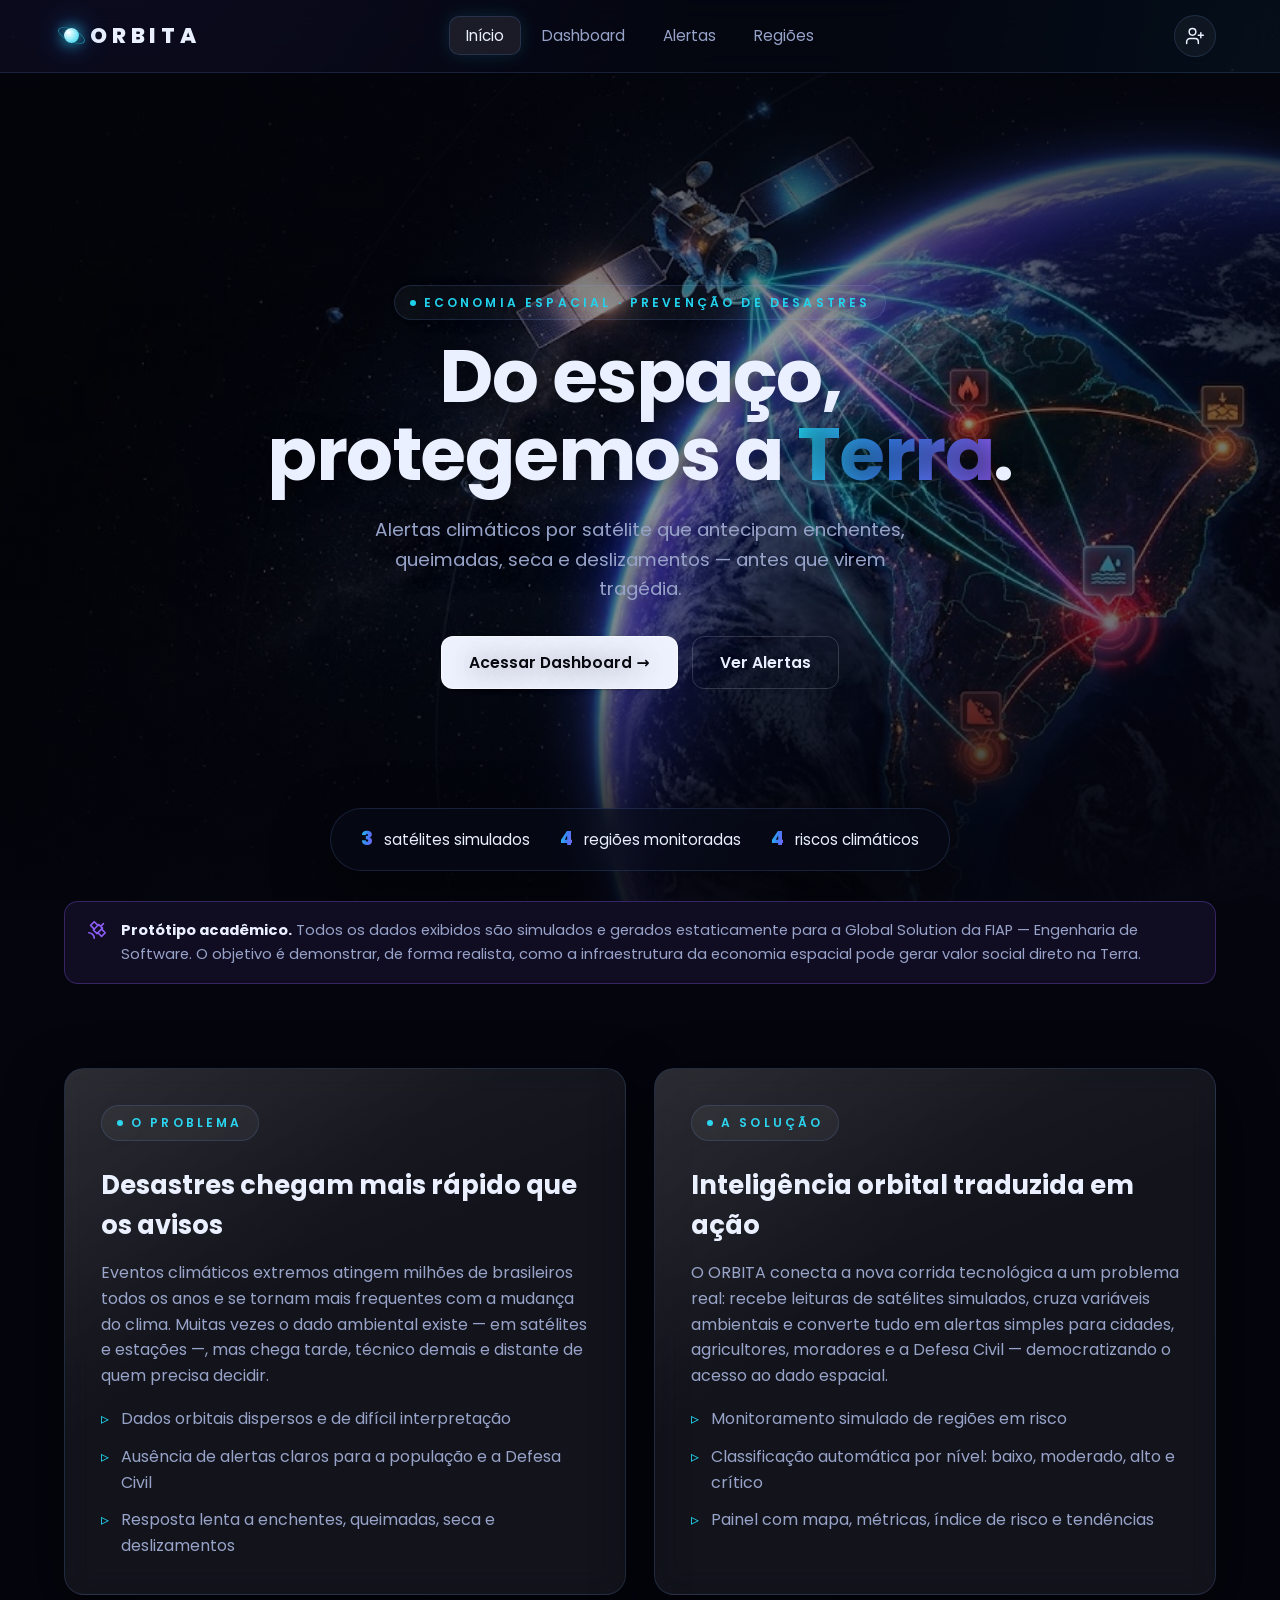
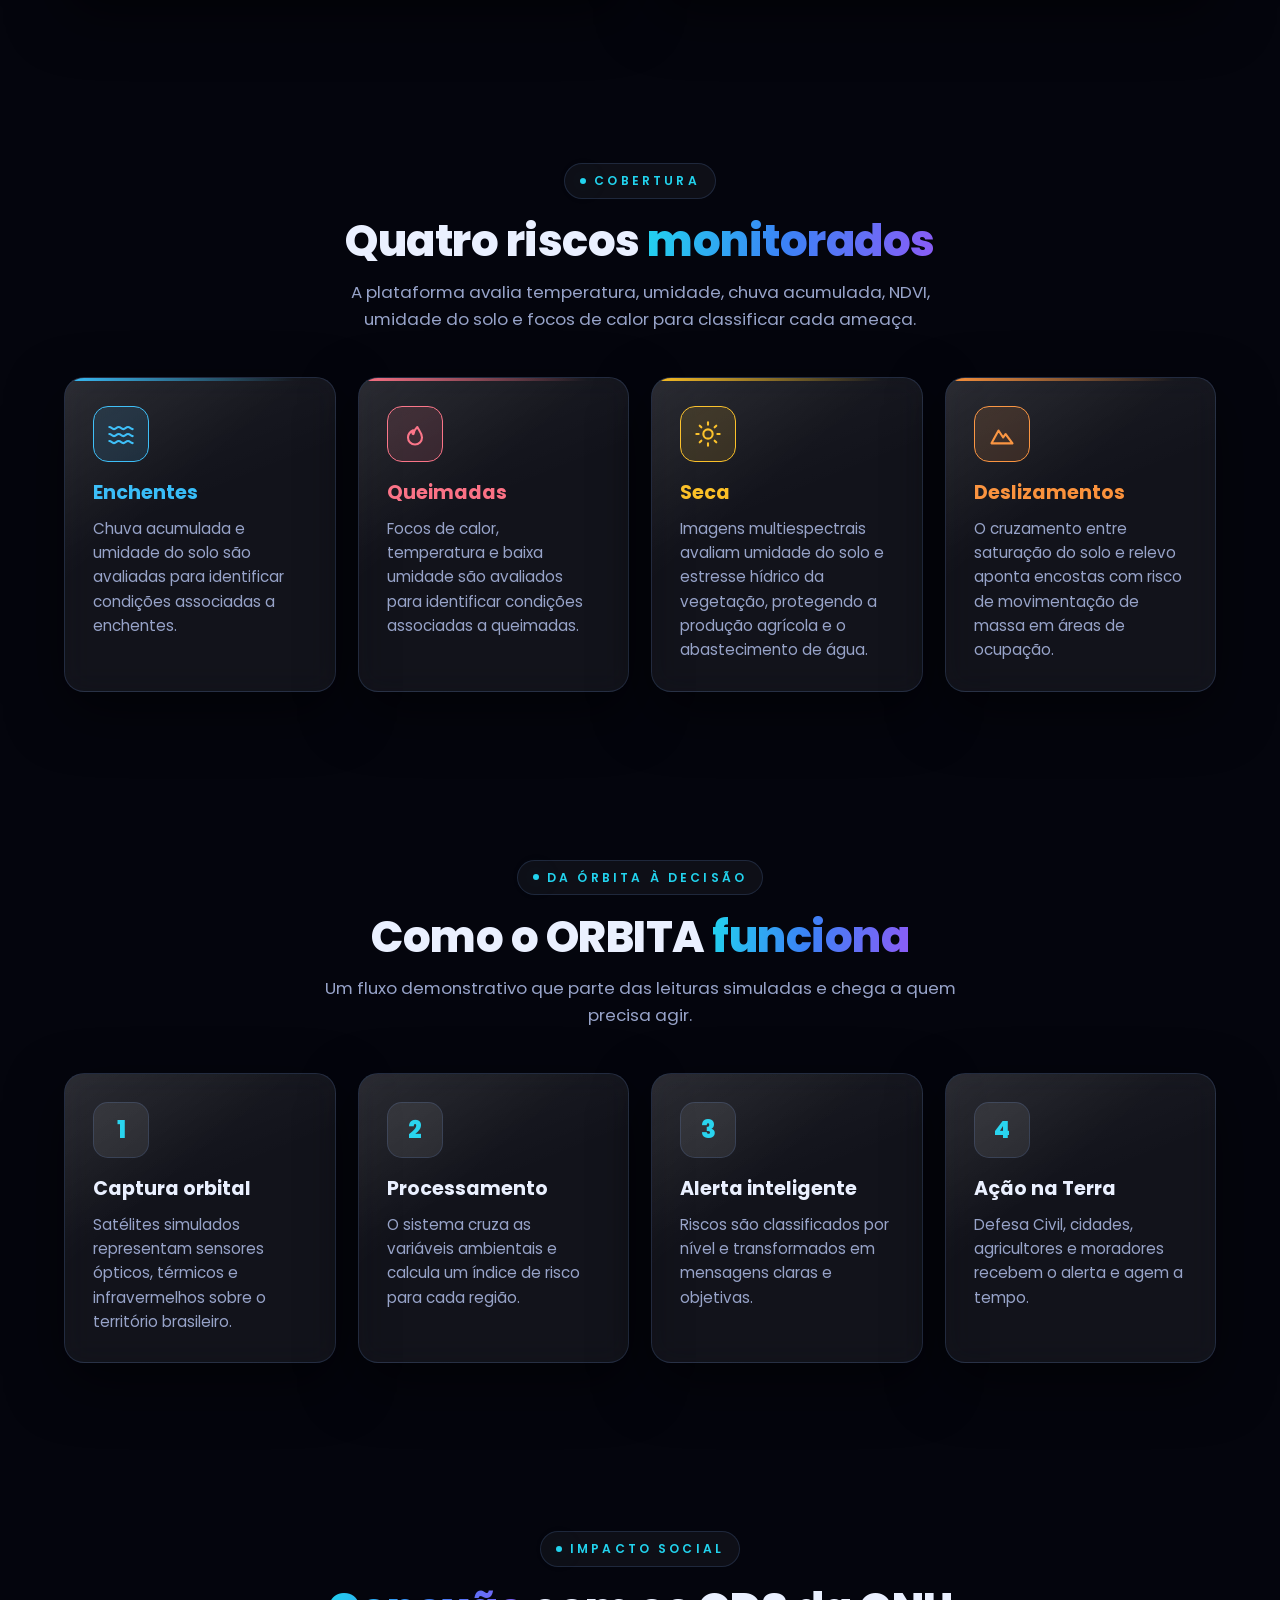
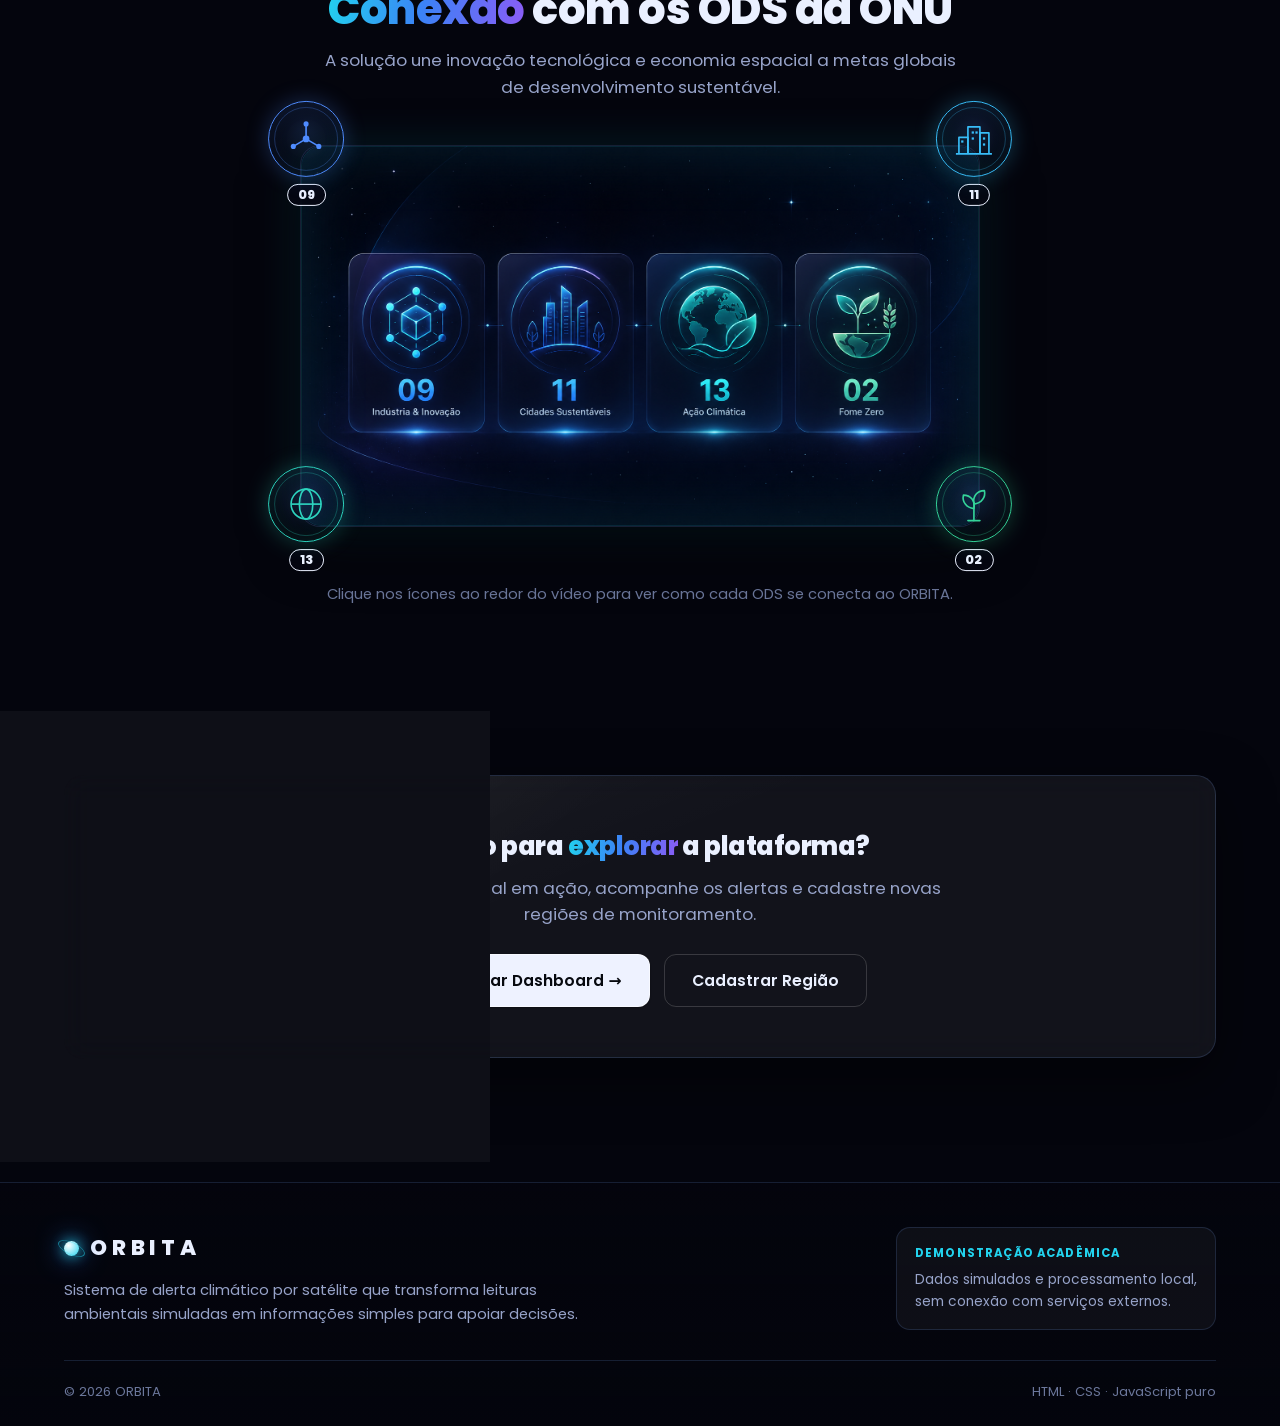
<file: index.html>
<!DOCTYPE html>
<html lang="pt-BR">
<head>
  <meta charset="UTF-8" />
  <meta name="viewport" content="width=device-width, initial-scale=1.0" />
  <title>ORBITA — Sistema de Alerta Climático por Satélite</title>
  <meta name="description" content="ORBITA transforma dados de satélite em alertas que protegem vidas: enchentes, queimadas, seca e deslizamentos. Do espaço para proteger a Terra." />
  <link rel="stylesheet" href="css/style.css?v=23" />
</head>
<body data-page="index">

  <!-- Header injetado por main.js (renderHeader) -->
  <header class="site-header" id="siteHeader"></header>

  <!-- ============ HERO ============ -->
  <section class="hero">
    <!-- Vídeo da Terra em tela inteira, de fundo (assets/video/hero.mp4).
         Sem o arquivo, aparece o poster hero.png. -->
    <video class="hero-video" autoplay muted loop playsinline poster="assets/img/hero.png">
      <source src="assets/video/hero.mp4" type="video/mp4" />
    </video>
    <div class="hero-overlay" aria-hidden="true"></div>

    <div class="container hero-content">
      <span class="eyebrow">Economia Espacial · Prevenção de Desastres</span>
      <h1>Do espaço, protegemos a <span class="gradient-text">Terra</span>.</h1>
      <p class="subtitle">
        Alertas climáticos por satélite que antecipam enchentes, queimadas,
        seca e deslizamentos — antes que virem tragédia.
      </p>
      <div class="hero-actions">
        <a href="dashboard.html" class="btn btn-primary">Acessar Dashboard →</a>
        <a href="alertas.html" class="btn btn-ghost">Ver Alertas</a>
      </div>
    </div>

    <!-- Barra flutuante de números (estilo "trust bar" do exemplo) -->
    <div class="hero-trust">
      <span><strong class="gradient-text" data-count="satelites">3</strong> satélites simulados</span>
      <span><strong class="gradient-text" data-count="regioes">4</strong> regiões monitoradas</span>
      <span><strong class="gradient-text">4</strong> riscos climáticos</span>
    </div>
  </section>

  <!-- ============ AVISO ACADÊMICO ============ -->
  <div class="container">
    <div class="disclaimer reveal">
      <span class="disc-ico" data-icon="satellite"></span>
      <div><strong>Protótipo acadêmico.</strong> Todos os dados exibidos são simulados e gerados estaticamente para a Global Solution da FIAP — Engenharia de Software. O objetivo é demonstrar, de forma realista, como a infraestrutura da economia espacial pode gerar valor social direto na Terra.</div>
    </div>
  </div>

  <!-- ============ PROBLEMA / SOLUÇÃO ============ -->
  <section class="section">
    <div class="container split">
      <div class="card feature-block reveal">
        <span class="eyebrow">O problema</span>
        <h2>Desastres chegam mais rápido que os avisos</h2>
        <p>
          Eventos climáticos extremos atingem milhões de brasileiros todos os anos
          e se tornam mais frequentes com a mudança do clima. Muitas vezes o dado
          ambiental existe — em satélites e estações —, mas chega tarde, técnico
          demais e distante de quem precisa decidir.
        </p>
        <ul class="feature-list">
          <li>Dados orbitais dispersos e de difícil interpretação</li>
          <li>Ausência de alertas claros para a população e a Defesa Civil</li>
          <li>Resposta lenta a enchentes, queimadas, seca e deslizamentos</li>
        </ul>
      </div>

      <div class="card feature-block reveal">
        <span class="eyebrow">A solução</span>
        <h2>Inteligência orbital traduzida em ação</h2>
        <p>
          O ORBITA conecta a nova corrida tecnológica a um problema real: recebe
          leituras de satélites simulados, cruza variáveis
          ambientais e converte tudo em alertas simples para cidades, agricultores,
          moradores e a Defesa Civil — democratizando o acesso ao dado espacial.
        </p>
        <ul class="feature-list">
          <li>Monitoramento simulado de regiões em risco</li>
          <li>Classificação automática por nível: baixo, moderado, alto e crítico</li>
          <li>Painel com mapa, métricas, índice de risco e tendências</li>
        </ul>
      </div>
    </div>
  </section>

  <!-- ============ TIPOS DE RISCO ============ -->
  <section class="section">
    <div class="container">
      <div class="section-head text-center">
        <span class="eyebrow">Cobertura</span>
        <h2 class="section-title">Quatro riscos <span class="text-cycle" data-words="monitorados|vigiados|rastreados|antecipados">monitorados</span></h2>
        <p class="section-lead">A plataforma avalia temperatura, umidade, chuva acumulada, NDVI, umidade do solo e focos de calor para classificar cada ameaça.</p>
      </div>
      <div class="grid grid-4">
        <div class="card card-hover risk-card tone-water reveal">
          <div class="risk-icon" data-icon="wave"></div>
          <h3>Enchentes</h3>
          <p>Chuva acumulada e umidade do solo são avaliadas para identificar condições associadas a enchentes.</p>
        </div>
        <div class="card card-hover risk-card tone-fire reveal">
          <div class="risk-icon" data-icon="fire"></div>
          <h3>Queimadas</h3>
          <p>Focos de calor, temperatura e baixa umidade são avaliados para identificar condições associadas a queimadas.</p>
        </div>
        <div class="card card-hover risk-card tone-drought reveal">
          <div class="risk-icon" data-icon="sun"></div>
          <h3>Seca</h3>
          <p>Imagens multiespectrais avaliam umidade do solo e estresse hídrico da vegetação, protegendo a produção agrícola e o abastecimento de água.</p>
        </div>
        <div class="card card-hover risk-card tone-land reveal">
          <div class="risk-icon" data-icon="mountain"></div>
          <h3>Deslizamentos</h3>
          <p>O cruzamento entre saturação do solo e relevo aponta encostas com risco de movimentação de massa em áreas de ocupação.</p>
        </div>
      </div>
    </div>
  </section>

  <!-- ============ COMO FUNCIONA ============ -->
  <section class="section">
    <div class="container">
      <div class="section-head text-center">
        <span class="eyebrow">Da órbita à decisão</span>
        <h2 class="section-title">Como o ORBITA <span class="text-cycle" data-words="funciona|atua|protege|antecipa">funciona</span></h2>
        <p class="section-lead">Um fluxo demonstrativo que parte das leituras simuladas e chega a quem precisa agir.</p>
      </div>
      <div class="grid grid-4">
        <div class="card card-hover risk-card reveal">
          <div class="risk-icon step-num">1</div>
          <h3>Captura orbital</h3>
          <p>Satélites simulados representam sensores ópticos, térmicos e infravermelhos sobre o território brasileiro.</p>
        </div>
        <div class="card card-hover risk-card reveal">
          <div class="risk-icon step-num">2</div>
          <h3>Processamento</h3>
          <p>O sistema cruza as variáveis ambientais e calcula um índice de risco para cada região.</p>
        </div>
        <div class="card card-hover risk-card reveal">
          <div class="risk-icon step-num">3</div>
          <h3>Alerta inteligente</h3>
          <p>Riscos são classificados por nível e transformados em mensagens claras e objetivas.</p>
        </div>
        <div class="card card-hover risk-card reveal">
          <div class="risk-icon step-num">4</div>
          <h3>Ação na Terra</h3>
          <p>Defesa Civil, cidades, agricultores e moradores recebem o alerta e agem a tempo.</p>
        </div>
      </div>
    </div>
  </section>

  <!-- ============ ODS ============ -->
  <section class="section">
    <div class="container">
      <div class="section-head text-center">
        <span class="eyebrow">Impacto social</span>
        <h2 class="section-title"><span class="text-cycle" data-words="Conexão|Alinhamento|Compromisso">Conexão</span> com os ODS da ONU</h2>
        <p class="section-lead">A solução une inovação tecnológica e economia espacial a metas globais de desenvolvimento sustentável.</p>
      </div>
      <div class="ods-stage reveal">
        <!-- Vídeo central -->
        <figure class="ods-video">
          <video autoplay muted loop playsinline poster="assets/img/ods-referencia.png">
            <source src="assets/video/ods.mp4" type="video/mp4" />
          </video>
          <span class="ods-video-glow" aria-hidden="true"></span>
        </figure>

        <!-- ODS 09 — Inovação (rede orbitando) -->
        <div class="ods-float pos-tl" style="color:#4f8cff">
          <button class="ods-fab" type="button" aria-expanded="false" aria-label="ODS 09 — Indústria, Inovação e Infraestrutura">
            <span class="ods-ring">
              <svg class="ods-anim" viewBox="0 0 64 64" fill="none" stroke="currentColor" stroke-width="2.2" stroke-linecap="round">
                <circle cx="32" cy="32" r="4.5" fill="currentColor" stroke="none"/>
                <g class="net-orbit">
                  <line x1="32" y1="32" x2="32" y2="12"/>
                  <line x1="32" y1="32" x2="49" y2="42"/>
                  <line x1="32" y1="32" x2="15" y2="42"/>
                  <circle cx="32" cy="12" r="3.4" fill="currentColor" stroke="none"/>
                  <circle cx="49" cy="42" r="3.4" fill="currentColor" stroke="none"/>
                  <circle cx="15" cy="42" r="3.4" fill="currentColor" stroke="none"/>
                </g>
              </svg>
            </span>
            <span class="ods-fab-num">09</span>
          </button>
          <div class="ods-pop" role="dialog">
            <strong>ODS 09 · Indústria, Inovação e Infraestrutura</strong>
            <p>Aplica infraestrutura espacial e ciência de dados para construir resiliência climática.</p>
          </div>
        </div>

        <!-- ODS 11 — Cidades (janelas piscando) -->
        <div class="ods-float pos-tr" style="color:#38bdf8">
          <button class="ods-fab" type="button" aria-expanded="false" aria-label="ODS 11 — Cidades e Comunidades Sustentáveis">
            <span class="ods-ring">
              <svg class="ods-anim" viewBox="0 0 64 64" fill="none" stroke="currentColor" stroke-width="2.2" stroke-linejoin="round">
                <path d="M12 52V30h12v22"/>
                <path d="M24 52V16h16v36"/>
                <path d="M40 52V24h12v28"/>
                <line x1="8" y1="52" x2="56" y2="52"/>
                <g class="city-windows" fill="currentColor" stroke="none">
                  <rect x="15" y="34" width="3" height="3"/><rect x="29" y="22" width="3" height="3"/>
                  <rect x="34" y="22" width="3" height="3"/><rect x="29" y="30" width="3" height="3"/>
                  <rect x="44" y="30" width="3" height="3"/><rect x="44" y="38" width="3" height="3"/>
                </g>
              </svg>
            </span>
            <span class="ods-fab-num">11</span>
          </button>
          <div class="ods-pop" role="dialog">
            <strong>ODS 11 · Cidades e Comunidades Sustentáveis</strong>
            <p>Torna as cidades mais seguras e preparadas para eventos climáticos extremos.</p>
          </div>
        </div>

        <!-- ODS 13 — Clima (globo girando) -->
        <div class="ods-float pos-bl" style="color:#2dd4bf">
          <button class="ods-fab" type="button" aria-expanded="false" aria-label="ODS 13 — Ação Contra a Mudança do Clima">
            <span class="ods-ring">
              <svg class="ods-anim" viewBox="0 0 64 64" fill="none" stroke="currentColor" stroke-width="2.2">
                <circle cx="32" cy="32" r="20"/>
                <line x1="12" y1="32" x2="52" y2="32"/>
                <ellipse class="globe-spin" cx="32" cy="32" rx="9" ry="20"/>
              </svg>
            </span>
            <span class="ods-fab-num">13</span>
          </button>
          <div class="ods-pop" role="dialog">
            <strong>ODS 13 · Ação Contra a Mudança do Clima</strong>
            <p>Antecipa e previne desastres ambientais com resposta rápida e orientada por dados.</p>
          </div>
        </div>

        <!-- ODS 02 — Fome Zero (folhas balançando) -->
        <div class="ods-float pos-br" style="color:#34d399">
          <button class="ods-fab" type="button" aria-expanded="false" aria-label="ODS 02 — Fome Zero e Agricultura Sustentável">
            <span class="ods-ring">
              <svg class="ods-anim" viewBox="0 0 64 64" fill="none" stroke="currentColor" stroke-width="2.2" stroke-linecap="round" stroke-linejoin="round">
                <path d="M32 54V30"/>
                <line x1="24" y1="54" x2="40" y2="54"/>
                <path class="leaf-l" d="M32 38c-10-1-16-9-14-18 10 0 16 8 14 18Z"/>
                <path class="leaf-r" d="M32 32c10-1 16-9 14-18-10 0-16 8-14 18Z"/>
              </svg>
            </span>
            <span class="ods-fab-num">02</span>
          </button>
          <div class="ods-pop" role="dialog">
            <strong>ODS 02 · Fome Zero e Agricultura Sustentável</strong>
            <p>Protege a produção de alimentos contra a seca e perdas climáticas no campo.</p>
          </div>
        </div>
      </div><!-- /.ods-stage -->
      <p class="ods-hint">Clique nos ícones ao redor do vídeo para ver como cada ODS se conecta ao ORBITA.</p>
    </div>
  </section>

  <!-- ============ CTA FINAL ============ -->
  <section class="section">
    <div class="container">
      <div class="card feature-block text-center reveal" style="padding:50px">
        <h2 class="section-title">Pronto para <span class="text-cycle" data-words="explorar|conhecer|testar|navegar">explorar</span> a plataforma?</h2>
        <p class="section-lead">Veja o painel orbital em ação, acompanhe os alertas e cadastre novas regiões de monitoramento.</p>
        <div class="hero-actions" style="justify-content:center;margin-top:26px">
          <a href="dashboard.html" class="btn btn-primary">Acessar Dashboard →</a>
          <a href="regioes.html" class="btn btn-ghost">Cadastrar Região</a>
        </div>
      </div>
    </div>
  </section>

  <!-- Footer rico injetado por main.js (data-full=true) -->
  <footer class="site-footer" id="siteFooter" data-full="true"></footer>

  <script src="js/data.js?v=23"></script>
  <script src="js/main.js?v=23"></script>
</body>
</html>
</file>
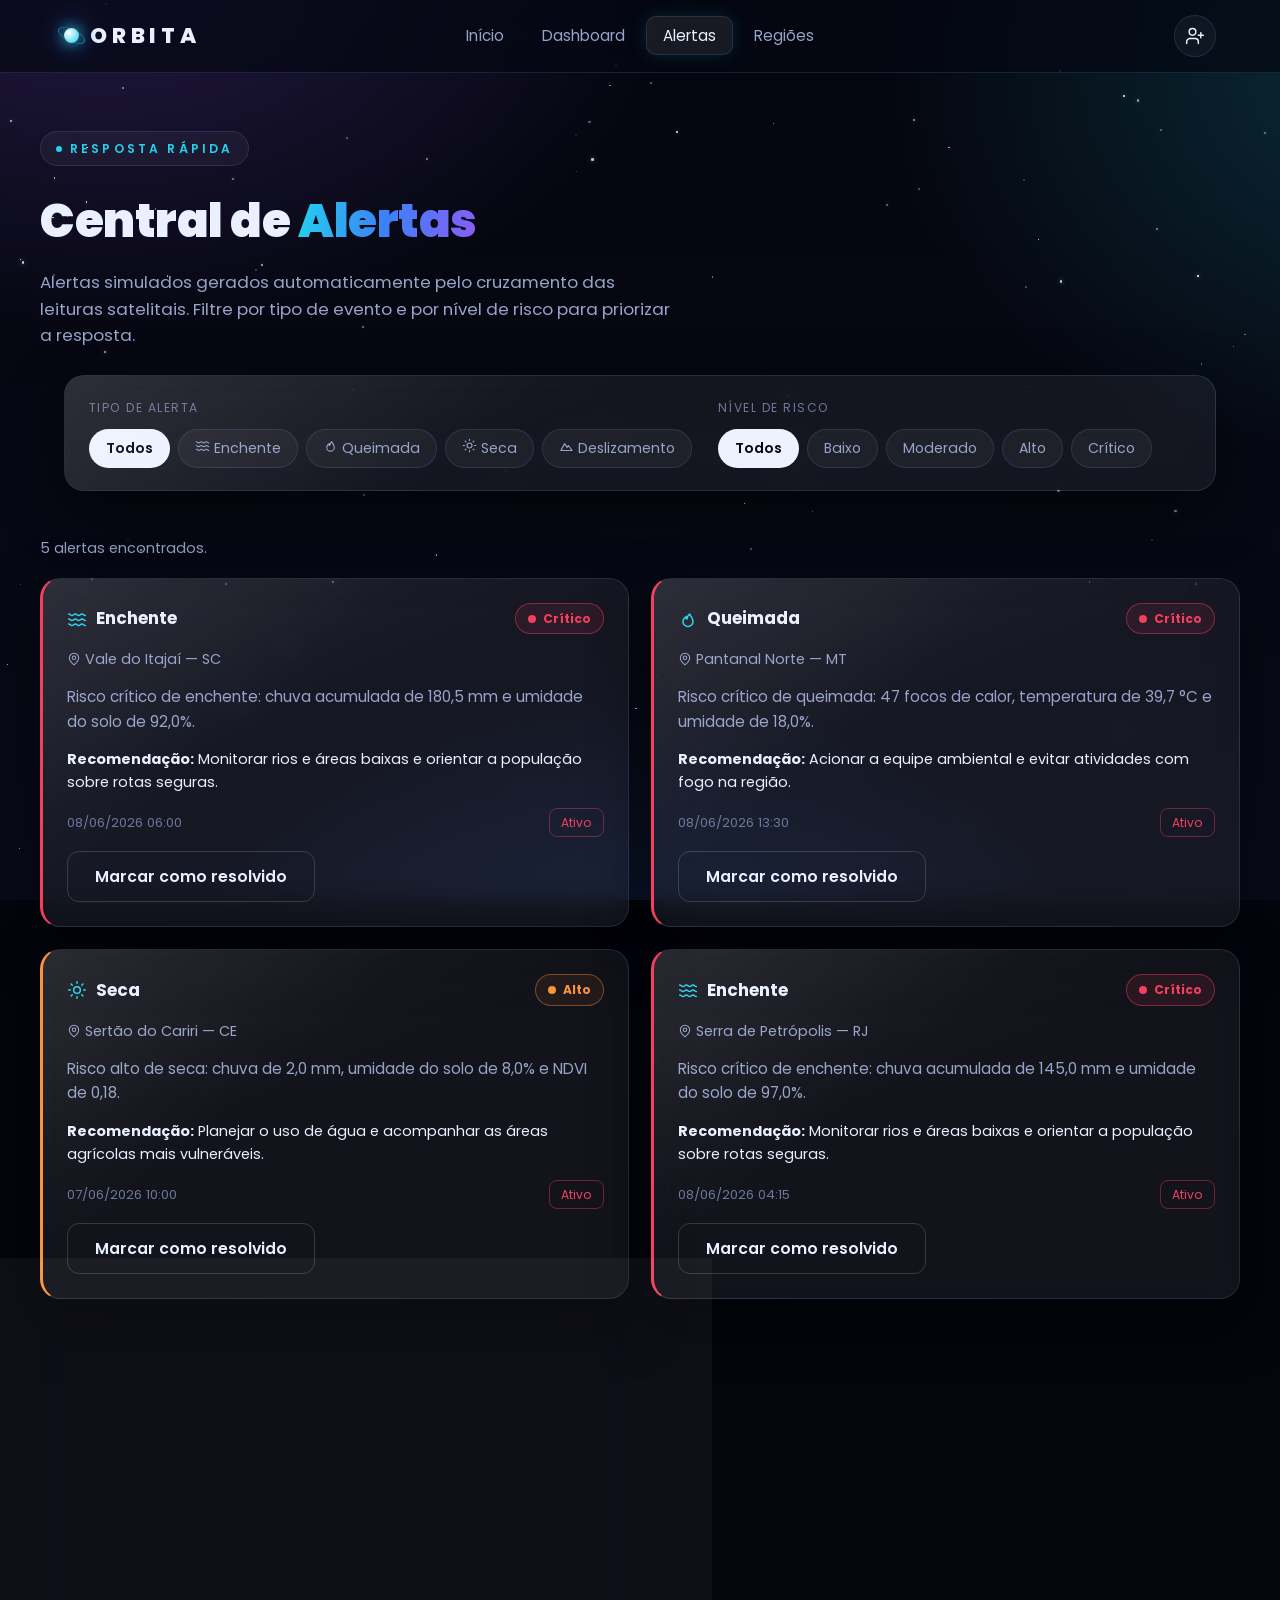
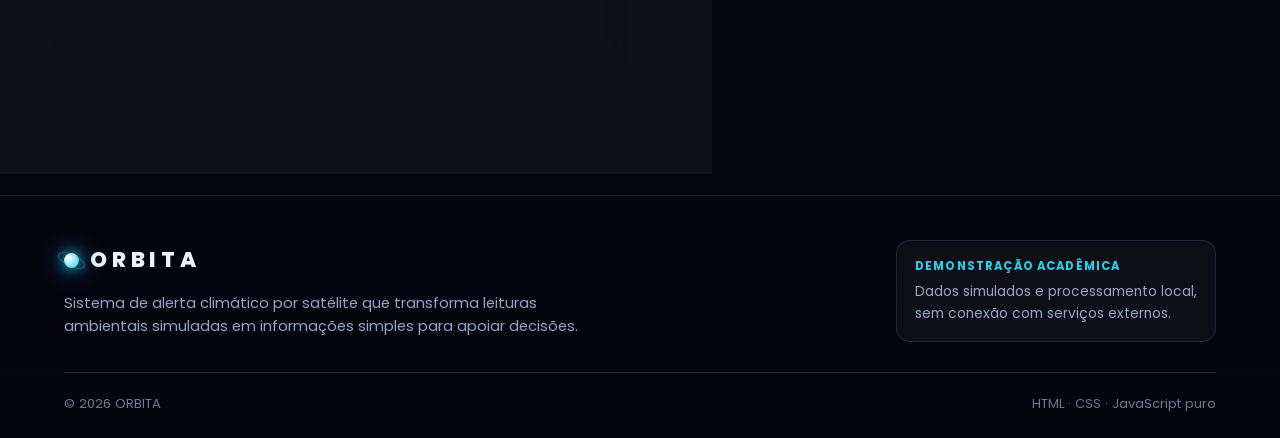
<file: alertas.html>
<!DOCTYPE html>
<html lang="pt-BR">
<head>
  <meta charset="UTF-8" />
  <meta name="viewport" content="width=device-width, initial-scale=1.0" />
  <title>Alertas — ORBITA</title>
  <meta name="description" content="Central de alertas climáticos da plataforma ORBITA, com filtros por tipo de evento e nível de risco." />
  <link rel="stylesheet" href="css/style.css?v=23" />
</head>
<body data-page="alertas">

  <!-- Header injetado por main.js -->
  <header class="site-header" id="siteHeader"></header>

  <!-- ============ TÍTULO ============ -->
  <div class="container page-head">
    <span class="eyebrow">Resposta rápida</span>
    <h1>Central de <span class="text-cycle" data-words="Alertas|Riscos|Ameaças|Ocorrências">Alertas</span></h1>
    <p>Alertas simulados gerados automaticamente pelo cruzamento das leituras satelitais. Filtre por tipo de evento e por nível de risco para priorizar a resposta.</p>
  </div>

  <!-- ============ FILTROS ============ -->
  <section class="container">
    <div class="card filters" id="filtros">
      <div class="filter-group">
        <span class="filter-label">Tipo de alerta</span>
        <div class="chip-row">
          <button class="chip active" data-grupo="tipo" data-valor="Todos">Todos</button>
          <button class="chip" data-grupo="tipo" data-valor="Enchente"><span data-icon="wave"></span> Enchente</button>
          <button class="chip" data-grupo="tipo" data-valor="Queimada"><span data-icon="fire"></span> Queimada</button>
          <button class="chip" data-grupo="tipo" data-valor="Seca"><span data-icon="sun"></span> Seca</button>
          <button class="chip" data-grupo="tipo" data-valor="Deslizamento"><span data-icon="mountain"></span> Deslizamento</button>
        </div>
      </div>
      <div class="filter-group">
        <span class="filter-label">Nível de risco</span>
        <div class="chip-row">
          <button class="chip active" data-grupo="nivel" data-valor="Todos">Todos</button>
          <button class="chip" data-grupo="nivel" data-valor="Baixo">Baixo</button>
          <button class="chip" data-grupo="nivel" data-valor="Moderado">Moderado</button>
          <button class="chip" data-grupo="nivel" data-valor="Alto">Alto</button>
          <button class="chip" data-grupo="nivel" data-valor="Crítico">Crítico</button>
        </div>
      </div>
    </div>
  </section>

  <!-- ============ LISTA DE ALERTAS ============ -->
  <section class="container section" style="padding-top:18px">
    <p class="results-count" id="resultsCount"></p>
    <div class="grid grid-2" id="alertasGrid"><!-- cartões via main.js --></div>
  </section>

  <!-- Footer injetado por main.js -->
  <footer class="site-footer" id="siteFooter" data-full="true"></footer>

  <script src="js/data.js?v=23"></script>
  <script src="js/main.js?v=23"></script>
</body>
</html>
</file>
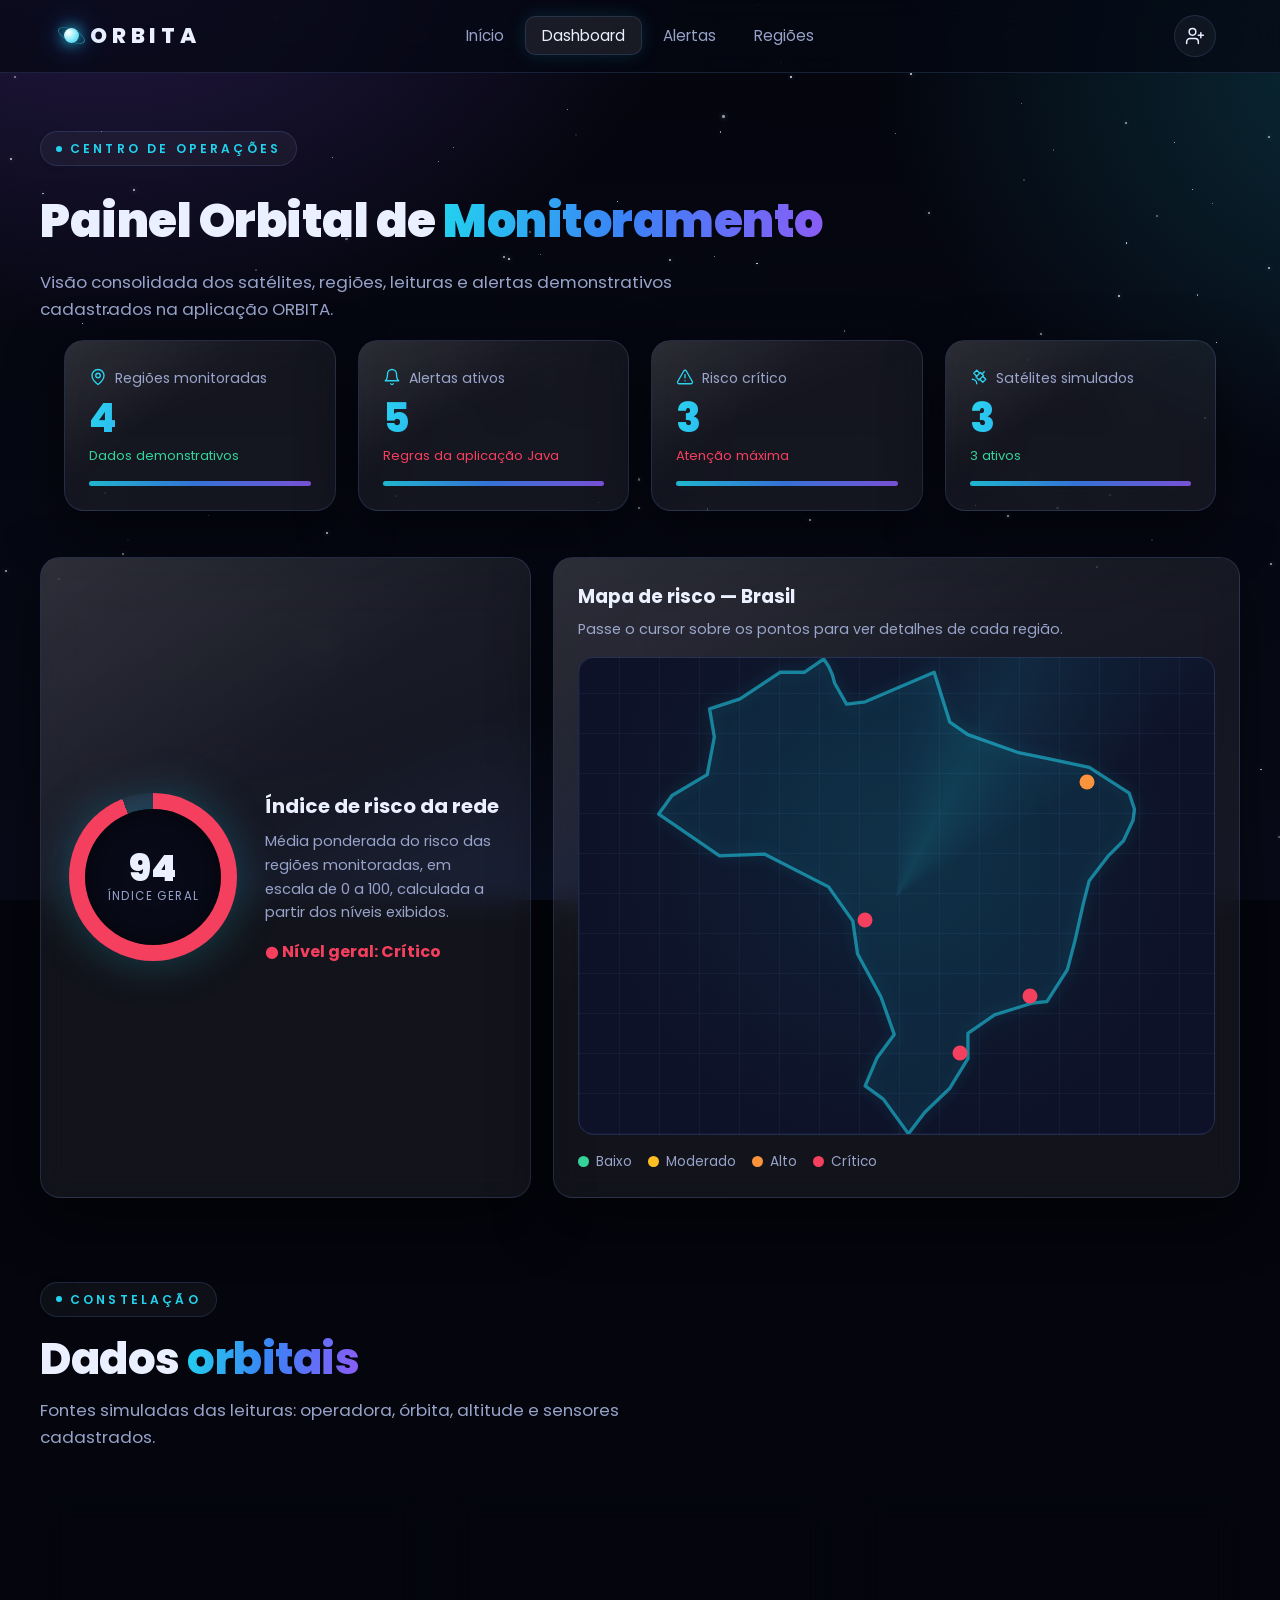
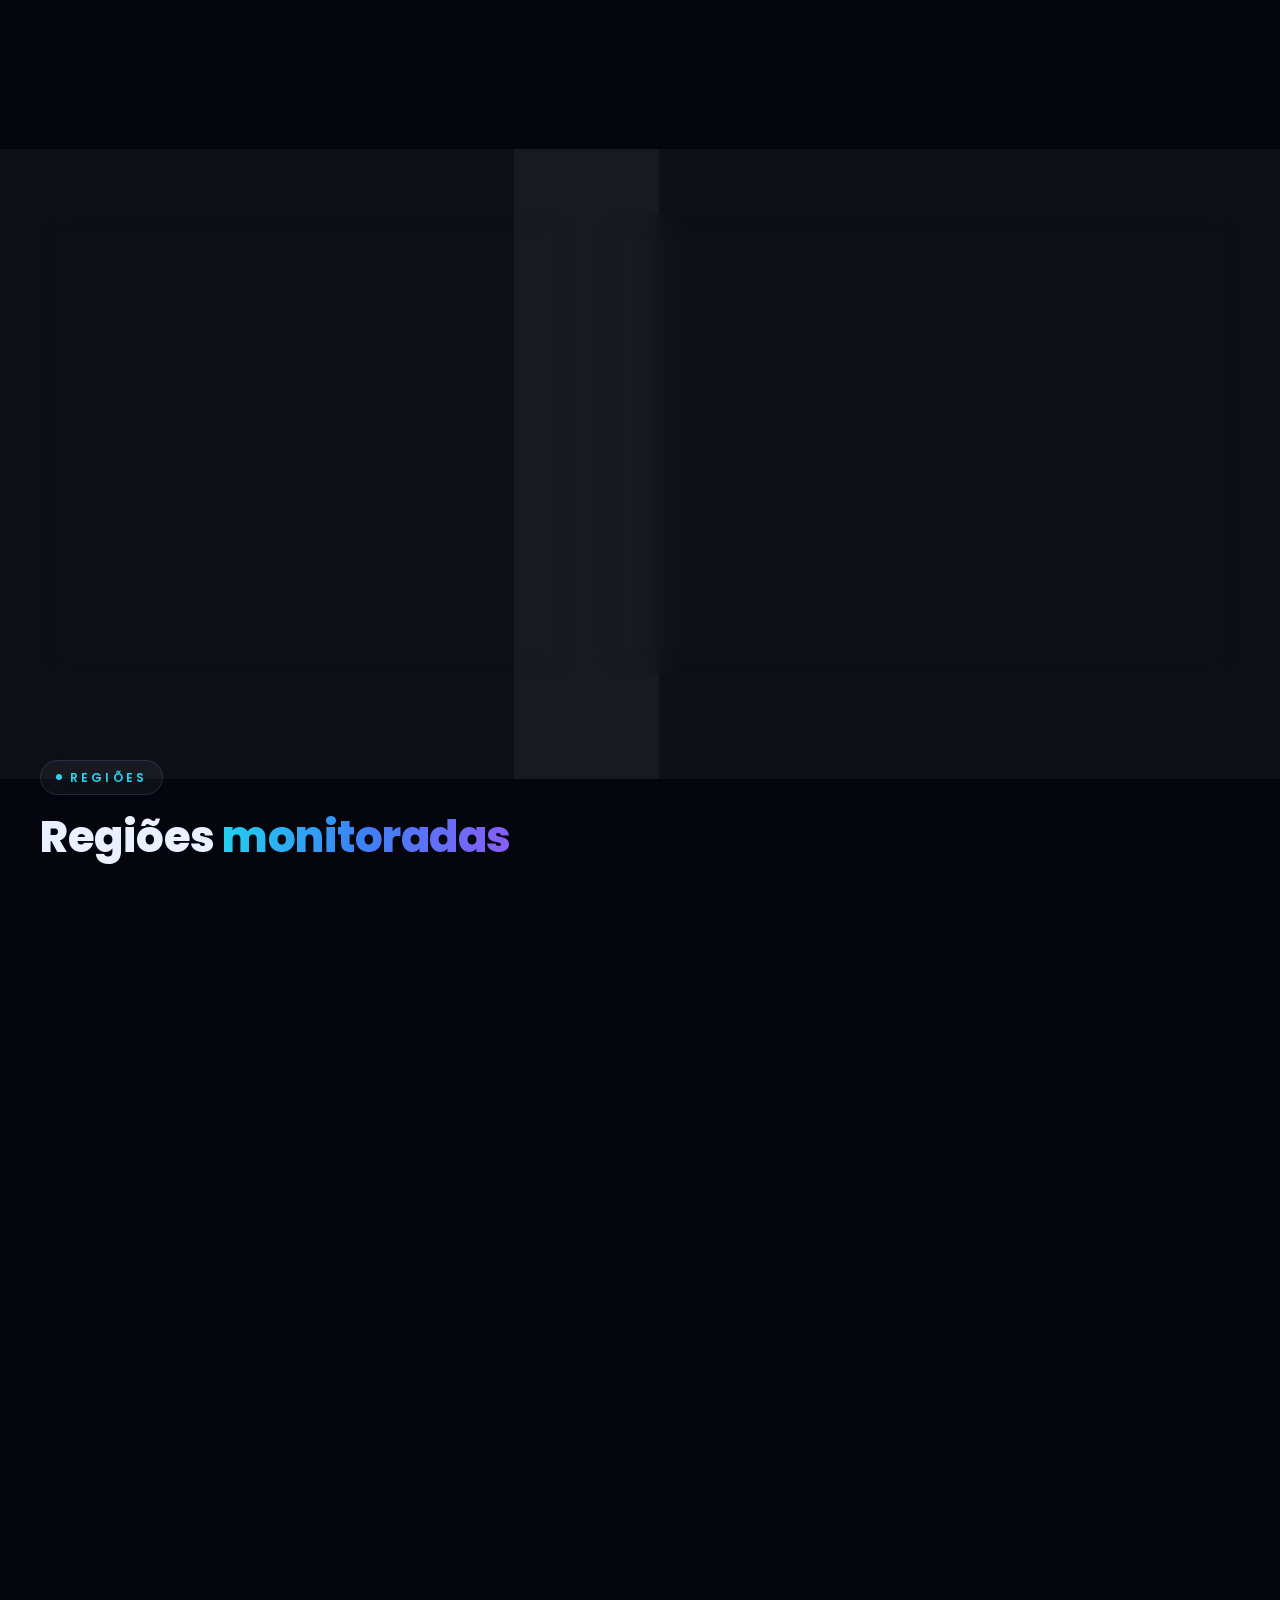
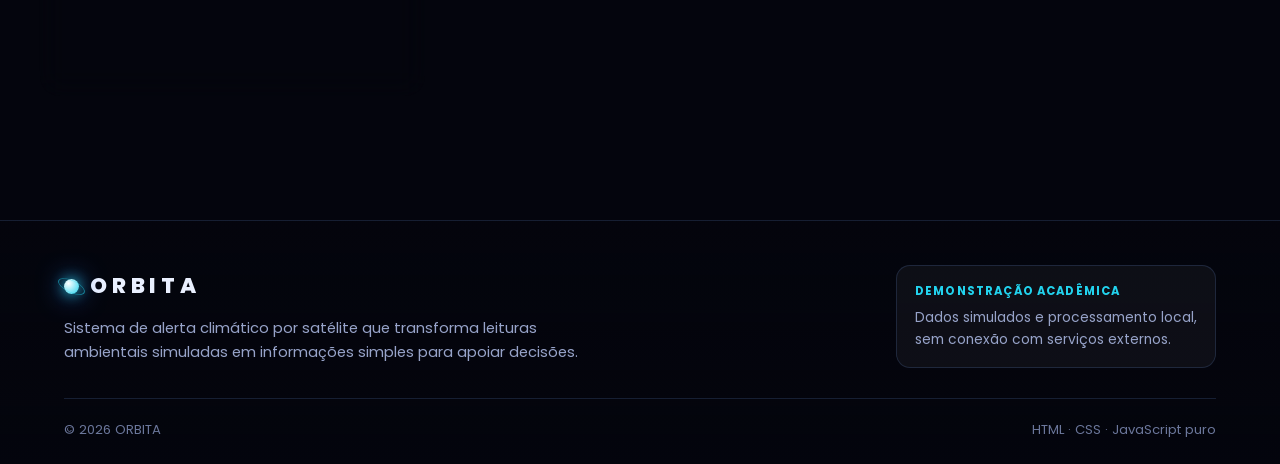
<file: dashboard.html>
<!DOCTYPE html>
<html lang="pt-BR">
<head>
  <meta charset="UTF-8" />
  <meta name="viewport" content="width=device-width, initial-scale=1.0" />
  <title>Dashboard — ORBITA</title>
  <meta name="description" content="Painel orbital de monitoramento: métricas, índice de risco, status dos satélites, mapa de risco, leituras satelitais e tendências." />
  <link rel="stylesheet" href="css/style.css?v=23" />
</head>
<body data-page="dashboard">

  <!-- Header injetado por main.js -->
  <header class="site-header" id="siteHeader"></header>

  <!-- ============ TÍTULO ============ -->
  <div class="container page-head">
    <span class="eyebrow">Centro de Operações</span>
    <h1>Painel Orbital de <span class="text-cycle" data-words="Monitoramento|Vigilância|Prevenção">Monitoramento</span></h1>
    <p>Visão consolidada dos satélites, regiões, leituras e alertas demonstrativos cadastrados na aplicação ORBITA.</p>
  </div>

  <!-- ============ MÉTRICAS ============ -->
  <section class="container">
    <div class="grid grid-4" id="metricas"><!-- preenchido via main.js --></div>
  </section>

  <!-- ============ ÍNDICE DE RISCO + MAPA ============ -->
  <section class="container section" style="padding-top:46px">
    <div class="grid dash-row" style="grid-template-columns:1fr 1.4fr;gap:22px">
      <!-- Índice de risco geral (gauge) -->
      <div class="card gauge-card reveal">
        <div class="gauge" id="gaugeRisco">
          <div class="gauge-inner">
            <div class="g-val" id="gaugeVal">0</div>
            <div class="g-lbl">Índice geral</div>
          </div>
        </div>
        <div class="gauge-info">
          <h3>Índice de risco da rede</h3>
          <p>Média ponderada do risco das regiões monitoradas, em escala de 0 a 100, calculada a partir dos níveis exibidos.</p>
          <span class="gauge-status" id="gaugeStatus">● Calculando…</span>
        </div>
      </div>

      <!-- Mapa estilizado -->
      <div class="card map-card reveal">
        <h3>Mapa de risco — Brasil</h3>
        <p class="card-sub">Passe o cursor sobre os pontos para ver detalhes de cada região.</p>
        <div class="map-stage" id="mapStage">
          <!-- Contorno do Brasil traçado a partir de pontos reais (lat/long),
               projetado num viewBox 0–100. -->
          <svg class="map-brazil" viewBox="0 0 100 100" preserveAspectRatio="xMidYMid meet" aria-hidden="true">
            <path d="M34.7 0.2 L35.7 1.7 L36.5 3.5 L37 5.3 L39.5 9.7 L43.4 9.2 L57.9 3 L61.2 13.5 L65 16.1 L75.7 19.9 L82.1 21.2 L90.5 23 L98.9 28.4 L100 31.8 L99.7 34.1 L97.7 38.4 L94.4 41.7 L90.5 46.8 L89.3 51.4 L87.5 59.4 L85.9 65.5 L81.6 72.2 L78.6 72.5 L70.6 75 L65 78.9 L65 84.2 L61.2 90.4 L55.9 95.5 L52.5 100 L47.2 92.7 L43.4 89.9 L45.9 84 L49.5 79.1 L46.7 71.2 L41.8 62.2 L40.8 55.3 L35.7 48.1 L22.2 41.2 L12.8 41.6 L0 32.8 L2.8 28.9 L10.2 24.5 L11.7 16.6 L10.7 10.7 L17.1 8.6 L25.5 3 L30.6 3 Z" />
          </svg>
          <!-- pontos pulsantes inseridos via main.js -->
        </div>
        <div class="map-legend">
          <span><i class="legend-dot" style="background:var(--risk-baixo)"></i>Baixo</span>
          <span><i class="legend-dot" style="background:var(--risk-medio)"></i>Moderado</span>
          <span><i class="legend-dot" style="background:var(--risk-alto)"></i>Alto</span>
          <span><i class="legend-dot" style="background:var(--risk-critico)"></i>Crítico</span>
        </div>
      </div>
    </div>
  </section>

  <!-- ============ STATUS ORBITAL ============ -->
  <section class="container section" style="padding-top:0">
    <div class="section-head">
      <span class="eyebrow">Constelação</span>
      <h2 class="section-title">Dados <span class="text-cycle" data-words="orbitais|dos satélites|cadastrados">orbitais</span></h2>
      <p class="section-lead" style="margin-left:0">Fontes simuladas das leituras: operadora, órbita, altitude e sensores cadastrados.</p>
    </div>
    <div class="grid grid-3" id="statusOrbital"><!-- cartões via main.js --></div>
  </section>

  <!-- ============ LEITURAS + GRÁFICO ============ -->
  <section class="container section" style="padding-top:0">
    <div class="grid dash-row" style="grid-template-columns:1fr 1.2fr;gap:22px">
      <!-- Leituras satelitais -->
      <div class="card map-card reveal">
        <h3>Leituras satelitais recentes</h3>
        <p class="card-sub">Amostras demonstrativas equivalentes às leituras cadastradas no Java.</p>
        <div class="feed" id="leituras"><!-- preenchido via main.js --></div>
      </div>

      <!-- Gráfico de evolução -->
      <div class="card chart-card reveal">
        <h3>Distribuição dos alertas</h3>
        <p class="card-sub">Quantidade de alertas gerados pelas regras Java para cada tipo de risco.</p>
        <div class="chart" id="grafico"><!-- barras geradas via main.js --></div>
      </div>
    </div>
  </section>

  <!-- ============ REGIÕES MONITORADAS ============ -->
  <section class="container section" style="padding-top:0">
    <div class="section-head">
      <span class="eyebrow">Regiões</span>
      <h2 class="section-title">Regiões <span class="text-cycle" data-words="monitoradas|vigiadas|rastreadas|em risco">monitoradas</span></h2>
    </div>
    <div class="grid grid-3" id="regioesGrid"><!-- cartões via main.js --></div>
  </section>

  <!-- Footer injetado por main.js -->
  <footer class="site-footer" id="siteFooter" data-full="true"></footer>

  <script src="js/data.js?v=23"></script>
  <script src="js/main.js?v=23"></script>
</body>
</html>
</file>
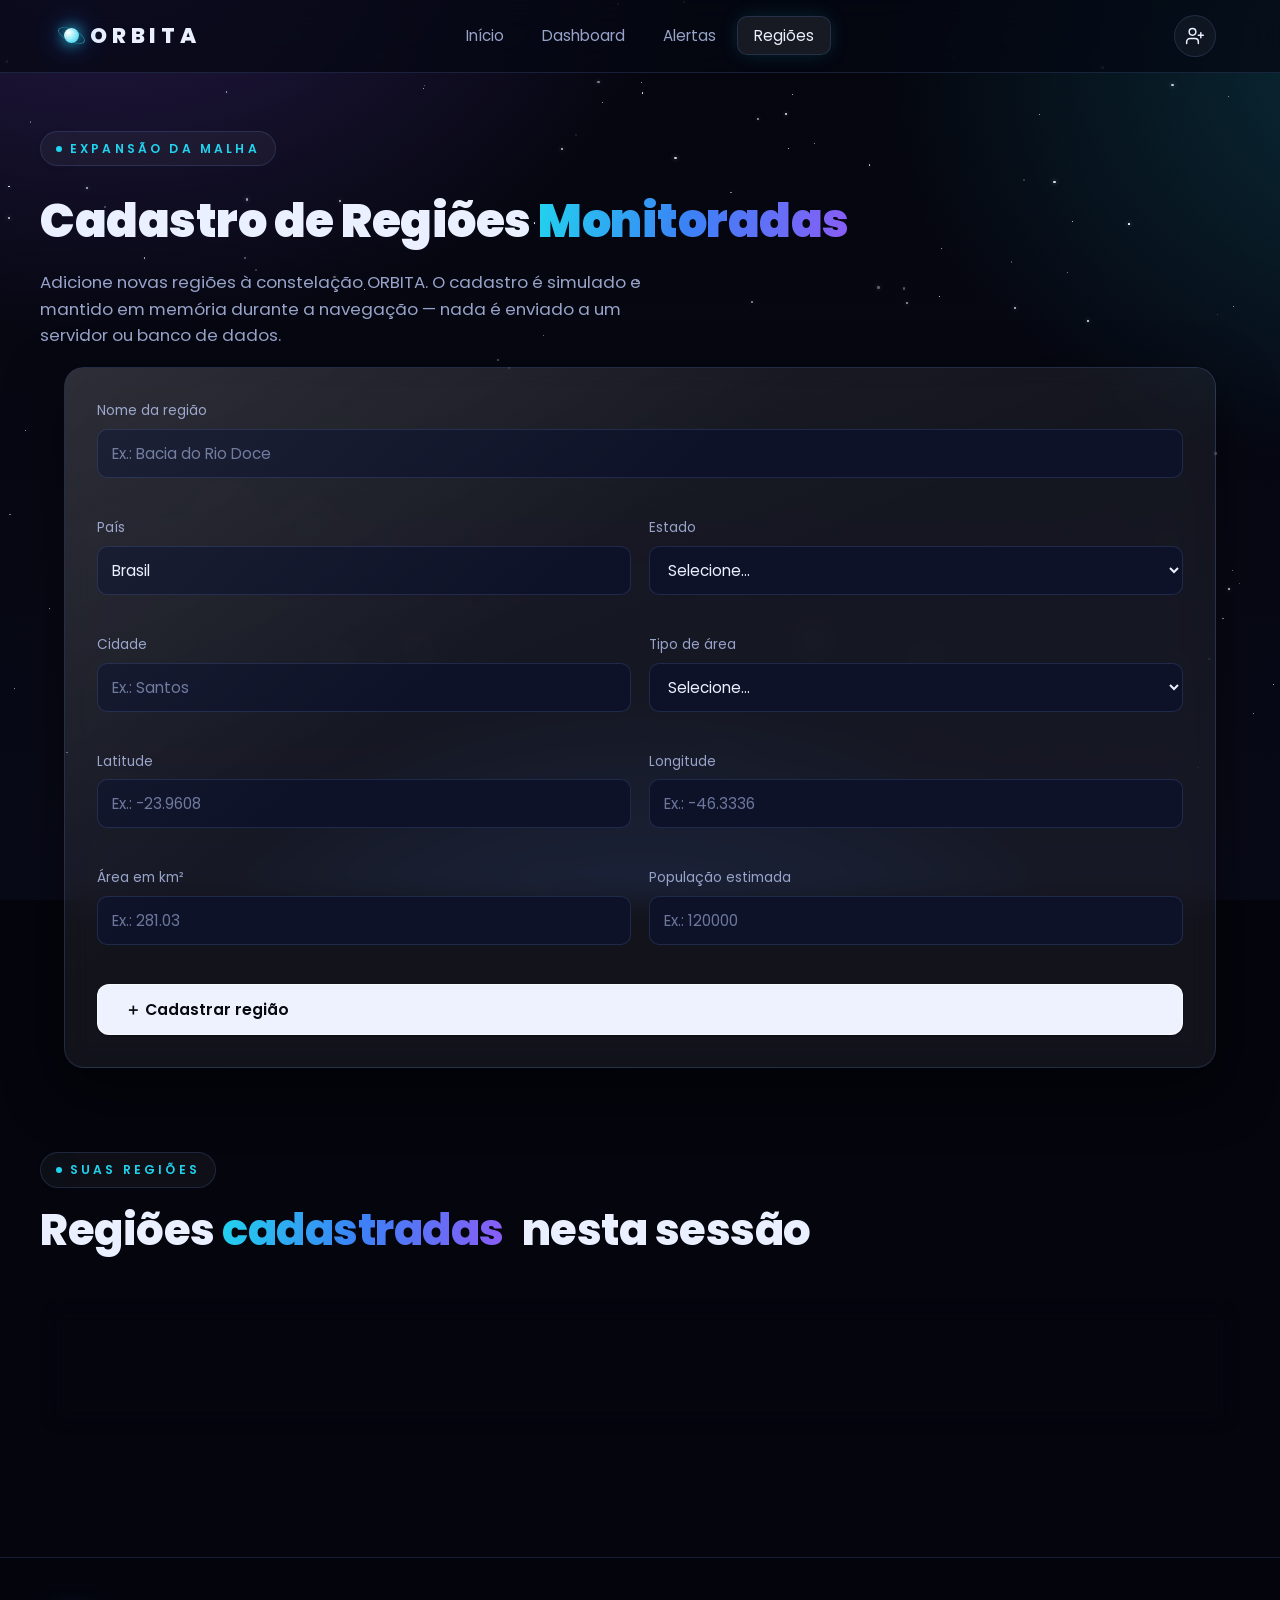
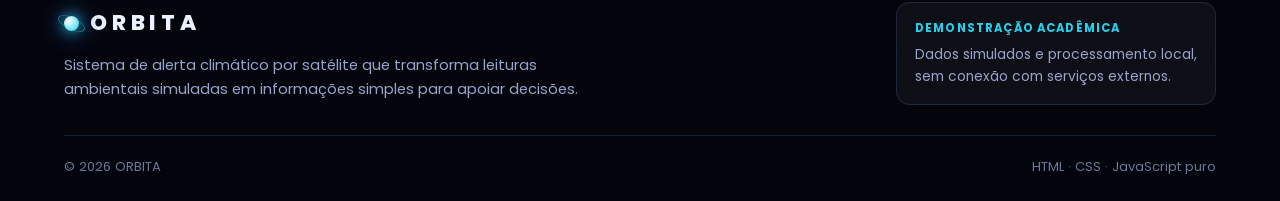
<file: regioes.html>
<!DOCTYPE html>
<html lang="pt-BR">
<head>
  <meta charset="UTF-8" />
  <meta name="viewport" content="width=device-width, initial-scale=1.0" />
  <title>Regiões — ORBITA</title>
  <meta name="description" content="Cadastro de regiões monitoradas pela plataforma ORBITA. Simulação em memória, sem banco de dados." />
  <link rel="stylesheet" href="css/style.css?v=23" />
</head>
<body data-page="regioes">

  <!-- Header injetado por main.js -->
  <header class="site-header" id="siteHeader"></header>

  <!-- ============ TÍTULO ============ -->
  <div class="container page-head">
    <span class="eyebrow">Expansão da malha</span>
    <h1>Cadastro de Regiões <span class="text-cycle" data-words="Monitoradas|Vigiadas|Protegidas|em Risco">Monitoradas</span></h1>
    <p>Adicione novas regiões à constelação ORBITA. O cadastro é simulado e mantido em memória durante a navegação — nada é enviado a um servidor ou banco de dados.</p>
  </div>

  <!-- ============ FORMULÁRIO ============ -->
  <section class="container">
    <div class="card form-card reveal">
      <form id="formRegiao" novalidate>
        <div class="form-grid">
          <div class="field full">
            <label for="nome">Nome da região</label>
            <input type="text" id="nome" name="nome" placeholder="Ex.: Bacia do Rio Doce" />
            <span class="error-msg"></span>
          </div>

          <div class="field">
            <label for="pais">País</label>
            <input type="text" id="pais" name="pais" value="Brasil" />
            <span class="error-msg"></span>
          </div>

          <div class="field">
            <label for="estado">Estado</label>
            <select id="estado" name="estado">
              <option value="">Selecione...</option>
              <option>AC</option><option>AL</option><option>AP</option><option>AM</option>
              <option>BA</option><option>CE</option><option>DF</option><option>ES</option>
              <option>GO</option><option>MA</option><option>MT</option><option>MS</option>
              <option>MG</option><option>PA</option><option>PB</option><option>PR</option>
              <option>PE</option><option>PI</option><option>RJ</option><option>RN</option>
              <option>RS</option><option>RO</option><option>RR</option><option>SC</option>
              <option>SP</option><option>SE</option><option>TO</option>
            </select>
            <span class="error-msg"></span>
          </div>

          <div class="field">
            <label for="cidade">Cidade</label>
            <input type="text" id="cidade" name="cidade" placeholder="Ex.: Santos" />
            <span class="error-msg"></span>
          </div>

          <div class="field">
            <label for="area">Tipo de área</label>
            <select id="area" name="area">
              <option value="">Selecione...</option>
              <option>Urbana</option>
              <option>Rural</option>
              <option>Florestal</option>
              <option>Costeira</option>
              <option>Agrícola</option>
              <option>Montanhosa</option>
            </select>
            <span class="error-msg"></span>
          </div>

          <div class="field">
            <label for="latitude">Latitude</label>
            <input type="number" step="0.000001" min="-90" max="90" id="latitude" name="latitude" placeholder="Ex.: -23.9608" />
            <span class="error-msg"></span>
          </div>

          <div class="field">
            <label for="longitude">Longitude</label>
            <input type="number" step="0.000001" min="-180" max="180" id="longitude" name="longitude" placeholder="Ex.: -46.3336" />
            <span class="error-msg"></span>
          </div>

          <div class="field">
            <label for="areaKm2">Área em km²</label>
            <input type="number" step="0.01" min="0" id="areaKm2" name="areaKm2" placeholder="Ex.: 281.03" />
            <span class="error-msg"></span>
          </div>

          <div class="field">
            <label for="populacao">População estimada</label>
            <input type="number" id="populacao" name="populacao" min="0" placeholder="Ex.: 120000" />
            <span class="error-msg"></span>
          </div>

          <div class="field full">
            <button type="submit" class="btn btn-primary">＋ Cadastrar região</button>
          </div>
        </div>
      </form>
    </div>
  </section>

  <!-- ============ LISTA CADASTRADA ============ -->
  <section class="container section">
    <div class="section-head">
      <span class="eyebrow">Suas regiões</span>
      <h2 class="section-title">Regiões <span class="text-cycle" data-words="cadastradas|adicionadas|registradas">cadastradas</span> nesta sessão</h2>
    </div>
    <div class="grid grid-3" id="listaCadastro"><!-- cartões via main.js --></div>
  </section>

  <!-- Footer injetado por main.js -->
  <footer class="site-footer" id="siteFooter" data-full="true"></footer>

  <script src="js/data.js?v=23"></script>
  <script src="js/main.js?v=23"></script>
</body>
</html>
</file>
<file: css/style.css>
/* =====================================================================
   ORBITA — Sistema de Alerta Climático por Satélite
   style.css — Design system futurista / espacial
   ---------------------------------------------------------------------
   Sumário
     1.  Tokens (variáveis globais)
     2.  Reset e base
     3.  Fundo espacial
     4.  Utilitários e tipografia
     5.  Header / navegação
     6.  Botões
     7.  Cartões base (glassmorphism)
     8.  Hero (landing)
     9.  Grids
     10. Seções de conteúdo (problema / solução / risco / ODS)
     11. Métricas do dashboard
     12. Índice de risco (gauge)
     13. Status orbital (satélites)
     14. Mapa estilizado
     15. Feed de leituras
     16. Cartões de região
     17. Badges e tags
     18. Gráfico de barras
     19. Filtros e alertas
     20. Formulário e cadastro
     21. Toast
     22. Footer
     23. Animações de entrada
     24. Responsividade
   ===================================================================== */

/* Fonte moderna arredondada (Google Fonts) — visual no estilo do exemplo */
@import url('https://fonts.googleapis.com/css2?family=Poppins:wght@400;500;600;700;800&display=swap');

/* ============ 1. TOKENS ============ */
:root {
  /* Fundo */
  --bg-900: #04050d;
  --bg-800: #080a18;
  --bg-700: #0e1228;
  --bg-card: #0b0f22;

  /* Neon */
  --cyan:    #22d3ee;
  --blue:    #3b82f6;
  --purple:  #8b5cf6;
  --magenta: #d946ef;

  /* Texto */
  --text:     #eaf0ff;
  --text-dim: #97a3c9;
  --text-mut: #6b779b;

  /* Vidro */
  --glass:        rgba(255, 255, 255, 0.045);
  --glass-strong: rgba(255, 255, 255, 0.08);
  --glass-border: rgba(120, 170, 255, 0.16);
  --glass-hover:  rgba(34, 211, 238, 0.45);

  /* Risco */
  --risk-baixo:   #34d399;
  --risk-medio:   #fbbf24;
  --risk-alto:    #fb923c;
  --risk-critico: #f43f5e;

  /* Forma */
  --radius:    20px;
  --radius-sm: 12px;
  --shadow:    0 20px 55px rgba(0, 0, 0, 0.5);
  --glow-cyan: 0 0 26px rgba(34, 211, 238, 0.35);
  --max:       1200px;
  --grad-brand: linear-gradient(100deg, var(--cyan), var(--blue) 48%, var(--purple));
}

/* Propriedade animável para o gauge de risco */
@property --gauge-val {
  syntax: "<number>";
  inherits: false;
  initial-value: 0;
}

/* ============ 2. RESET E BASE ============ */
* { margin: 0; padding: 0; box-sizing: border-box; }
html { scroll-behavior: smooth; }
body {
  font-family: "Poppins", "Segoe UI", system-ui, -apple-system, Roboto, Helvetica, Arial, sans-serif;
  color: var(--text);
  background: var(--bg-900);
  min-height: 100vh;
  line-height: 1.6;
  overflow-x: hidden;
  -webkit-font-smoothing: antialiased;
}
a { color: inherit; text-decoration: none; }
img { max-width: 100%; display: block; }
button { font-family: inherit; }

/* Ícones SVG em linha (substituem os emojis). Herdam a cor via currentColor. */
.icon { width: 1em; height: 1em; display: inline-block; vertical-align: -0.14em; stroke: currentColor; fill: none; flex: none; }
[data-icon] { display: inline-flex; align-items: center; }
.risk-icon .icon { width: 28px; height: 28px; color: var(--cyan); }
.risk-icon.step-num { font-size: 1.5rem; font-weight: 800; color: var(--cyan); }
.disclaimer .icon { width: 22px; height: 22px; color: var(--purple); }
.metric-card .ico { color: var(--cyan); }
.metric-card .ico .icon { width: 18px; height: 18px; }
.chip .icon { width: 15px; height: 15px; }
.alert-type .icon { width: 20px; height: 20px; color: var(--cyan); }
.alert-region .icon { width: 14px; height: 14px; }
.region-stats .icon { width: 14px; height: 14px; }
.map-tooltip .icon { width: 13px; height: 13px; }
.toast-icon .icon { width: 19px; height: 19px; }
.sat-online .icon { width: 15px; height: 15px; }
.btn .icon { width: 18px; height: 18px; }
.trend-tag .icon { width: 15px; height: 15px; }
.trend-tag { gap: 6px; }

/* Scrollbar estilizada */
::-webkit-scrollbar { width: 11px; }
::-webkit-scrollbar-track { background: var(--bg-900); }
::-webkit-scrollbar-thumb { background: linear-gradient(var(--blue), var(--purple)); border-radius: 99px; border: 3px solid var(--bg-900); }
::selection { background: rgba(34, 211, 238, 0.3); color: #fff; }

/* ============ 3. FUNDO ESPACIAL ============ */
body::before {
  content: "";
  position: fixed;
  inset: 0;
  z-index: -2;
  background:
    radial-gradient(1000px 680px at 8% -8%,  rgba(139, 92, 246, 0.25), transparent 60%),
    radial-gradient(1000px 760px at 112% 6%, rgba(34, 211, 238, 0.20), transparent 56%),
    radial-gradient(820px 680px at 50% 122%, rgba(59, 130, 246, 0.18), transparent 60%),
    linear-gradient(180deg, var(--bg-900), var(--bg-800));
}
/* Campo de estrelas em duas camadas */
body::after {
  content: "";
  position: fixed;
  inset: 0;
  z-index: -1;
  background-image:
    radial-gradient(1.4px 1.4px at 20% 30%, rgba(255,255,255,.75), transparent),
    radial-gradient(1.2px 1.2px at 60% 70%, rgba(255,255,255,.55), transparent),
    radial-gradient(1.6px 1.6px at 80% 20%, rgba(180,220,255,.7), transparent),
    radial-gradient(1px 1px   at 35% 80%, rgba(255,255,255,.45), transparent),
    radial-gradient(1.3px 1.3px at 90% 60%, rgba(255,255,255,.55), transparent),
    radial-gradient(1px 1px   at 10% 60%, rgba(255,255,255,.4),  transparent),
    radial-gradient(1.2px 1.2px at 45% 15%, rgba(200,200,255,.5), transparent);
  opacity: .55;
  animation: twinkle 7s ease-in-out infinite alternate;
}
@keyframes twinkle { from { opacity: .32; } to { opacity: .62; } }

/* Campo de estrelas dinâmico gerado por JS (initStarfield) */
#starfield {
  position: fixed; inset: 0; z-index: -1;
  pointer-events: none; overflow: hidden;
  transition: transform .25s ease-out; /* suaviza o parallax */
}
.sf-star {
  position: absolute; border-radius: 50%;
  background: #fff;
  box-shadow: 0 0 5px rgba(180, 220, 255, .8);
  opacity: var(--o, .8);
  animation-name: sfTwinkle;
  animation-iteration-count: infinite;
  animation-direction: alternate;
  animation-timing-function: ease-in-out;
}
@keyframes sfTwinkle { from { opacity: .12; transform: scale(.8); } to { opacity: var(--o, .8); transform: scale(1); } }

/* Estrela cadente: risco luminoso que cruza a tela e some */
.sf-shoot {
  position: absolute;
  width: 140px; height: 2px;
  background: linear-gradient(90deg, rgba(255,255,255,0), #fff 60%, var(--cyan));
  border-radius: 99px;
  filter: drop-shadow(0 0 6px rgba(34, 211, 238, .9));
  transform: rotate(18deg);
  opacity: 0;
  animation: sfShoot 1.1s ease-in forwards;
}
@keyframes sfShoot {
  0%   { opacity: 0;  transform: translate(0, 0) rotate(18deg) scaleX(.2); }
  12%  { opacity: 1; }
  100% { opacity: 0;  transform: translate(420px, 140px) rotate(18deg) scaleX(1); }
}

/* ============ 4. UTILITÁRIOS E TIPOGRAFIA ============ */
.container { width: 100%; max-width: var(--max); margin: 0 auto; padding: 0 24px; }
.section   { padding: 84px 0; }
.text-center { text-align: center; }
.stack-sm  { display: grid; gap: 8px; }

.gradient-text {
  background: var(--grad-brand);
  -webkit-background-clip: text; background-clip: text; color: transparent;
}
.eyebrow {
  display: inline-flex; align-items: center; gap: 8px;
  font-size: .76rem; font-weight: 600;
  letter-spacing: .26em; text-transform: uppercase;
  color: var(--cyan);
  border: 1px solid var(--glass-border);
  background: var(--glass);
  padding: 7px 15px; border-radius: 999px;
  margin-bottom: 18px;
}
.eyebrow::before { content: ""; width: 6px; height: 6px; border-radius: 50%; background: var(--cyan); box-shadow: var(--glow-cyan); }
.section-title { font-size: clamp(1.8rem, 3.6vw, 2.7rem); line-height: 1.12; font-weight: 800; letter-spacing: -0.5px; }
.section-lead  { color: var(--text-dim); max-width: 640px; margin: 14px auto 0; font-size: 1.05rem; }
.section-head  { margin-bottom: 44px; }

/* Palavra que se alterna nos títulos (efeito "text cycle").
   Uso no HTML: <span class="text-cycle" data-words="A|B|C">A</span>
   A palavra troca com desfoque + deslize e a largura acompanha suavemente. */
.text-cycle {
  position: relative;
  display: inline-block;
  white-space: nowrap;
  transition: width .5s cubic-bezier(.2, .8, .2, 1); /* largura definida via JS */
}
.text-cycle .tc-word {
  display: inline-block;
  background: var(--grad-brand);                      /* destaque com o gradiente da marca */
  -webkit-background-clip: text; background-clip: text; color: transparent;
  transition: opacity .3s ease, filter .3s ease, transform .3s ease;
  will-change: opacity, filter, transform;
}
/* palavra saindo: desfoca, some e desce */
.text-cycle .tc-word.tc-out { opacity: 0; filter: blur(8px); transform: translateY(.5em); }
/* palavra entrando: surge desfocada vindo de cima */
.text-cycle .tc-word.tc-enter { animation: tcEnter .42s cubic-bezier(.2, .8, .2, 1); }
@keyframes tcEnter {
  from { opacity: 0; filter: blur(8px); transform: translateY(-.5em); }
  to   { opacity: 1; filter: blur(0);   transform: translateY(0); }
}
/* medidor invisível: calcula a largura de cada palavra sem ocupar espaço */
.text-cycle .tc-measure { position: absolute; left: 0; top: 0; visibility: hidden; pointer-events: none; white-space: nowrap; }

/* ============ 5. HEADER / NAVEGAÇÃO ============ */
.site-header {
  position: sticky; top: 0; z-index: 50;
  backdrop-filter: blur(16px);
  background: rgba(5, 7, 18, 0.72);
  border-bottom: 1px solid var(--glass-border);
}
.nav { display: grid; grid-template-columns: 1fr auto 1fr; align-items: center; gap: 16px; height: 72px; }
.logo { display: flex; align-items: center; gap: 11px; font-weight: 800; font-size: 1.35rem; letter-spacing: .22em; }
.logo .dot {
  width: 15px; height: 15px; border-radius: 50%;
  background: radial-gradient(circle at 30% 30%, #fff, var(--cyan));
  box-shadow: 0 0 14px var(--cyan), 0 0 28px var(--blue);
  position: relative;
}
.logo .dot::after {
  content: ""; position: absolute; inset: -7px;
  border: 1px solid rgba(34, 211, 238, .55); border-radius: 50%;
  transform: rotate(25deg) scaleY(.42);
}
.nav-links { display: flex; align-items: center; gap: 4px; list-style: none; justify-self: center; }
.nav-links a {
  padding: 9px 17px; border-radius: 10px; font-size: .95rem; color: var(--text-dim);
  transition: color .2s, background .2s;
}
.nav-links a:hover { color: var(--text); background: var(--glass); }
.nav-links a.active {
  color: var(--text); background: var(--glass-strong);
  box-shadow: inset 0 0 0 1px var(--glass-border), 0 0 18px rgba(34,211,238,.15);
}
.nav-toggle { display: none; flex-direction: column; gap: 5px; background: none; border: 0; cursor: pointer; padding: 8px; }
.nav-toggle span { width: 26px; height: 2px; background: var(--text); border-radius: 2px; transition: .3s; }

/* Layout em 3 zonas: logo (esquerda) · abas (centro) · ação (direita) */
.nav .logo { justify-self: start; }
.nav-actions { justify-self: end; display: flex; align-items: center; gap: 12px; }

/* Ícone interativo de cadastro (canto direito) */
.nav-cta {
  position: relative;
  display: inline-grid; place-items: center;
  width: 42px; height: 42px; border-radius: 50%; padding: 0;
  color: var(--text);
  background: var(--glass); border: 1px solid var(--glass-border); cursor: pointer;
  transition: color .2s, background .2s, border-color .2s, transform .2s, box-shadow .2s;
}
.nav-cta .icon { width: 20px; height: 20px; }
.nav-cta:hover {
  color: #07090f; background: #eef2ff; border-color: transparent;
  transform: translateY(-2px) scale(1.06);
  box-shadow: 0 8px 20px rgba(34, 211, 238, .25);
}
.nav-cta:active { transform: translateY(0) scale(1); }
/* rótulo que aparece ao passar o mouse */
.nav-cta::after {
  content: attr(data-label);
  position: absolute; top: calc(100% + 9px); right: 0;
  background: rgba(5, 7, 18, .96); border: 1px solid var(--glass-border);
  color: var(--text); font-size: .76rem; font-weight: 600; white-space: nowrap;
  padding: 6px 10px; border-radius: 8px;
  opacity: 0; transform: translateY(-5px); pointer-events: none;
  box-shadow: var(--shadow); transition: opacity .2s, transform .2s;
}
.nav-cta:hover::after { opacity: 1; transform: none; }

/* ============ 6. BOTÕES ============ */
.btn {
  display: inline-flex; align-items: center; gap: 9px;
  padding: 13px 27px; border-radius: 12px;
  font-weight: 600; font-size: .98rem; cursor: pointer;
  border: 1px solid transparent;
  transition: transform .2s, box-shadow .2s, background .2s;
}
.btn:active { transform: translateY(1px); }
/* Primário — plano, claro e de alto contraste (estilo moderno, sem "glow") */
.btn-primary {
  color: #07090f;
  background: #eef2ff;
  border: 1px solid rgba(255, 255, 255, .55);
  box-shadow: 0 1px 2px rgba(0, 0, 0, .3);
  transition: background .2s, box-shadow .2s, transform .15s;
}
.btn-primary:hover { background: #fff; transform: translateY(-1px); box-shadow: 0 6px 18px rgba(0, 0, 0, .28); }
.btn-primary:active { background: #dfe6fb; transform: translateY(0); box-shadow: 0 1px 2px rgba(0, 0, 0, .3); }
/* Secundário — transparente com borda fina (plano, discreto, moderno) */
.btn-ghost {
  color: var(--text);
  background: transparent;
  border: 1px solid rgba(255, 255, 255, .16);
  transition: background .2s, border-color .2s, transform .15s;
}
.btn-ghost:hover { background: rgba(255, 255, 255, .06); border-color: rgba(255, 255, 255, .32); transform: translateY(-1px); }
.btn-ghost:active { background: rgba(255, 255, 255, .03); transform: translateY(0); }

/* Excluir — vermelho sólido e plano (sem gradiente/brilho) */
.btn-danger {
  color: #fff;
  background: #e11d48;
  border: 1px solid rgba(0, 0, 0, .22);
  box-shadow: 0 1px 2px rgba(0, 0, 0, .3);
  transition: background .2s, box-shadow .2s, transform .15s;
}
.btn-danger:hover { background: #f43f5e; transform: translateY(-1px); box-shadow: 0 6px 18px rgba(225, 29, 72, .3); }
.btn-danger:active { background: #be123c; transform: translateY(0); }

/* Modal de confirmação (overlay + caixa) */
.modal-overlay {
  position: fixed; inset: 0; z-index: 200;
  display: grid; place-items: center; padding: 24px;
  background: rgba(2, 3, 10, .62); backdrop-filter: blur(7px);
  opacity: 0; transition: opacity .25s;
}
.modal-overlay.show { opacity: 1; }
.modal {
  max-width: 430px; width: 100%; padding: 32px; text-align: center;
  background:
    linear-gradient(158deg, rgba(255,255,255,.07), rgba(255,255,255,.02) 42%),
    var(--bg-800);
  border: 1px solid var(--glass-border); border-radius: var(--radius);
  box-shadow: var(--shadow), 0 0 40px rgba(244, 63, 94, .12);
  transform: translateY(16px) scale(.97); transition: transform .28s cubic-bezier(.2,.8,.2,1);
}
.modal-overlay.show .modal { transform: none; }
.modal-icon {
  width: 58px; height: 58px; margin: 0 auto 18px;
  border-radius: 50%; display: grid; place-items: center;
  background: rgba(244, 63, 94, .13); color: var(--risk-critico);
  border: 1px solid rgba(244, 63, 94, .35);
}
.modal-icon .icon { width: 28px; height: 28px; }
.modal-title { font-size: 1.3rem; margin-bottom: 10px; }
.modal-msg { color: var(--text-dim); font-size: .96rem; margin-bottom: 24px; }
.modal-actions { display: flex; gap: 12px; justify-content: center; }
.modal-actions .btn { min-width: 120px; justify-content: center; }

/* Modal de login / cadastro (simulado) */
.modal-login { position: relative; text-align: center; max-width: 400px; }
.modal-login .modal-icon { background: rgba(34, 211, 238, .12); color: var(--cyan); border-color: rgba(34, 211, 238, .35); }
.modal-close {
  position: absolute; top: 14px; right: 14px; padding: 0;
  width: 32px; height: 32px; display: grid; place-items: center;
  border-radius: 8px; cursor: pointer; color: var(--text-dim);
  background: var(--glass); border: 1px solid var(--glass-border);
  transition: color .2s, background .2s, border-color .2s;
}
.modal-close:hover { color: var(--text); border-color: var(--glass-hover); }
.modal-close .icon { width: 16px; height: 16px; }
.login-form { display: grid; gap: 13px; margin: 22px 0 4px; text-align: left; }
.login-switch { margin-top: 16px; font-size: .88rem; color: var(--text-dim); }
.login-switch a { color: var(--cyan); font-weight: 600; }
.login-switch a:hover { text-decoration: underline; }

/* ============ 7. CARTÕES BASE (GLASSMORPHISM) ============ */
.card {
  position: relative;
  background:
    linear-gradient(158deg, rgba(255,255,255,.06), rgba(255,255,255,.015) 42%),
    var(--glass);
  border: 1px solid var(--glass-border);
  border-radius: var(--radius);
  backdrop-filter: blur(14px);
  box-shadow: var(--shadow);
  overflow: hidden;
}
/* brilho superior sutil */
.card::before {
  content: ""; position: absolute; inset: 0; pointer-events: none;
  background: linear-gradient(140deg, rgba(255,255,255,.07), transparent 38%);
}
/* variante com realce ao passar o mouse */
.card-hover { transition: transform .28s, border-color .28s, box-shadow .28s; }
.card-hover:hover {
  transform: translateY(-6px);
  border-color: var(--glass-hover);
  box-shadow: var(--shadow), 0 0 32px rgba(34, 211, 238, .18);
}

/* ============ 8. HERO ============ */
/* Hero em TELA INTEIRA com o vídeo da Terra preenchendo todo o fundo,
   e o texto centralizado por cima. */
.hero {
  position: relative; min-height: calc(100vh - 72px);
  display: flex; flex-direction: column; justify-content: center; align-items: center;
  padding: 96px 0; overflow: hidden; text-align: center;
}
/* Vídeo de fundo cobrindo a tela inteira */
.hero-video {
  position: absolute; inset: 0; z-index: 0;
  width: 100%; height: 100%; object-fit: cover; display: block;
  background: #04050d;
}
/* Camada escura por cima do vídeo para o texto ficar legível */
.hero-overlay {
  position: absolute; inset: 0; z-index: 1; pointer-events: none;
  background:
    linear-gradient(180deg, rgba(4,5,13,.74), rgba(4,5,13,.40) 34%, rgba(4,5,13,.42) 62%, rgba(4,5,13,.86)),
    radial-gradient(circle at 50% 42%, transparent 32%, rgba(4,5,13,.40) 100%);
}
/* Texto por cima do vídeo */
.hero-content {
  position: relative; z-index: 2; max-width: 860px; margin: 0 auto;
  text-shadow: 0 2px 26px rgba(0, 0, 0, .55);
}
/* Barra flutuante de números, perto da base da tela */
.hero-trust {
  display: inline-flex; flex-wrap: wrap; align-items: center;
  justify-content: center; gap: 12px 30px;
  position: absolute; left: 50%; bottom: 30px; transform: translateX(-50%);
  z-index: 2;
  padding: 15px 30px; border-radius: 999px;
  background: rgba(8, 10, 24, .6); backdrop-filter: blur(16px);
  border: 1px solid var(--glass-border); box-shadow: var(--shadow);
  color: var(--text); font-size: .94rem;
}
.hero-trust strong { font-size: 1.2rem; font-weight: 800; margin-right: 7px; }

/* Marcadores interativos sobre a imagem do hero
   (geometria definida junto com .hero-photo acima; aqui só camada/eventos) */
.hero-markers { z-index: 2; pointer-events: none; }
.hero-marker {
  position: absolute; transform: translate(-50%, -50%);
  display: flex; align-items: center; gap: 9px;
  background: none; border: 0; padding: 0; cursor: pointer;
  pointer-events: auto; color: var(--accent);
}
.hm-dot {
  position: relative; flex: none;
  width: 46px; height: 46px; border-radius: 50%;
  display: grid; place-items: center;
  color: var(--accent);
  background: rgba(5, 7, 18, .55);
  border: 1.5px solid var(--accent);
  backdrop-filter: blur(4px);
  box-shadow: 0 0 18px var(--accent-soft);
  transition: transform .2s, box-shadow .2s;
}
.hm-dot .icon { width: 23px; height: 23px; }
/* anel pulsante usando a cor do marcador */
.hm-dot::after {
  content: ""; position: absolute; inset: -2px; border-radius: 50%;
  box-shadow: 0 0 0 0 var(--accent);
  animation: hmPulse 2.4s ease-out infinite;
}
@keyframes hmPulse {
  0%   { box-shadow: 0 0 0 0 var(--accent-soft); opacity: .9; }
  100% { box-shadow: 0 0 0 16px transparent; opacity: 0; }
}
.hero-marker:hover .hm-dot { transform: scale(1.12); box-shadow: 0 0 26px var(--accent); }
/* rótulo aparece ao passar o mouse / focar */
.hm-label {
  font-size: .82rem; font-weight: 600; color: var(--text);
  background: rgba(5, 7, 18, .9); border: 1px solid var(--accent);
  padding: 5px 11px; border-radius: 8px; white-space: nowrap;
  opacity: 0; transform: translateX(-8px); transition: opacity .22s, transform .22s;
}
.hero-marker:hover .hm-label,
.hero-marker:focus-visible .hm-label { opacity: 1; transform: none; }
/* marcadores na borda direita: rótulo abre para a esquerda */
.hero-marker.hm-flip { flex-direction: row-reverse; }
.hero-marker.hm-flip .hm-label { transform: translateX(8px); }

/* Badge do modo calibração (index.html?debug) */
.calib-badge {
  position: fixed; top: 90px; right: 16px; z-index: 300;
  font-family: ui-monospace, "SF Mono", Menlo, monospace; font-size: .9rem; font-weight: 700;
  color: var(--cyan); background: rgba(5, 7, 18, .92);
  border: 1px solid var(--cyan); border-radius: 10px;
  padding: 9px 13px; pointer-events: none;
  box-shadow: 0 0 22px rgba(34, 211, 238, .3);
}
.hero h1 { font-size: clamp(2.6rem, 6vw, 4.6rem); font-weight: 700; line-height: 1.05; letter-spacing: -1.5px; }
.hero .subtitle { margin: 22px auto 0; font-size: 1.16rem; color: var(--text-dim); max-width: 560px; }
.hero-actions { display: flex; flex-wrap: wrap; gap: 14px; margin-top: 32px; justify-content: center; }
.slogan-pill { margin-top: 28px; display: inline-flex; align-items: center; gap: 10px; font-style: italic; color: var(--cyan); }

/* mini-estatísticas do hero */
.hero-stats { display: flex; gap: 30px; margin-top: 38px; flex-wrap: wrap; }
.hero-stats .hs-num { font-size: 1.7rem; font-weight: 800; }
.hero-stats .hs-lbl { color: var(--text-mut); font-size: .82rem; }

/* Visual orbital */
.orbit-visual { position: relative; aspect-ratio: 1 / 1; display: grid; place-items: center; }
.planet {
  width: 46%; aspect-ratio: 1; border-radius: 50%;
  background: radial-gradient(circle at 32% 28%, #5dd6f5, #3b82f6 42%, #1e1b4b 100%);
  box-shadow: 0 0 70px rgba(59,130,246,.6), inset -20px -20px 64px rgba(0,0,0,.6), inset 14px 14px 44px rgba(125,211,252,.4);
  position: relative; z-index: 2; animation: float 7s ease-in-out infinite;
}
@keyframes float { 0%,100% { transform: translateY(0); } 50% { transform: translateY(-15px); } }
.orbit-ring { position: absolute; inset: 0; border: 1px dashed rgba(120,170,255,.35); border-radius: 50%; animation: spin 18s linear infinite; }
.orbit-ring.r2 { inset: 12%; border-color: rgba(139,92,246,.35); animation-duration: 26s; animation-direction: reverse; }
.orbit-ring.r3 { inset: 24%; border-color: rgba(34,211,238,.25); animation-duration: 34s; }
@keyframes spin { to { transform: rotate(360deg); } }
.sat {
  position: absolute; top: -7px; left: calc(50% - 7px);
  width: 14px; height: 14px; border-radius: 4px;
  background: linear-gradient(120deg, #fff, var(--cyan));
  box-shadow: 0 0 12px var(--cyan);
}

/* ============ 9. GRIDS ============ */
.grid   { display: grid; gap: 22px; }
.grid-2 { grid-template-columns: repeat(2, 1fr); }
.grid-3 { grid-template-columns: repeat(3, 1fr); }
.grid-4 { grid-template-columns: repeat(4, 1fr); }

/* ============ 10. SEÇÕES DE CONTEÚDO ============ */
.split { display: grid; grid-template-columns: 1fr 1fr; gap: 28px; }
.feature-block { padding: 36px; }
.feature-block h2 { font-size: 1.6rem; margin: 6px 0 14px; }
.feature-block p { color: var(--text-dim); }
.feature-list { list-style: none; margin-top: 18px; display: grid; gap: 12px; }
.feature-list li { display: flex; gap: 12px; align-items: flex-start; color: var(--text-dim); }
.feature-list li::before { content: "▹"; color: var(--cyan); font-weight: 700; }

/* Cartões de risco */
.risk-card { padding: 28px; }
.risk-icon {
  width: 56px; height: 56px; border-radius: 15px;
  display: grid; place-items: center; font-size: 1.7rem; margin-bottom: 16px;
  background: var(--glass-strong); border: 1px solid var(--glass-border);
}
.risk-card h3 { font-size: 1.2rem; margin-bottom: 8px; }
.risk-card p  { color: var(--text-dim); font-size: .95rem; }

/* Cores por tipo de risco (reutilizáveis: cards e marcadores do hero) */
.tone-water   { --accent: #38bdf8; --accent-soft: rgba(56,189,248,.12); }
.tone-fire    { --accent: #fb7185; --accent-soft: rgba(251,113,133,.13); }
.tone-drought { --accent: #fbbf24; --accent-soft: rgba(251,191,36,.13); }
.tone-land    { --accent: #fb923c; --accent-soft: rgba(251,146,60,.13); }

.risk-card[class*="tone-"] .risk-icon { background: var(--accent-soft); border-color: var(--accent); }
.risk-card[class*="tone-"] .risk-icon .icon { color: var(--accent); }
.risk-card[class*="tone-"] h3 { color: var(--accent); }
.risk-card[class*="tone-"]:hover { border-color: var(--accent); box-shadow: var(--shadow), 0 0 34px var(--accent-soft); }
/* faixa de cor sutil no topo do card */
.risk-card[class*="tone-"]::after {
  content: ""; position: absolute; top: 0; left: 0; right: 0; height: 3px;
  background: linear-gradient(90deg, var(--accent), transparent 85%);
}

/* ODS — palco com vídeo central e ícones flutuantes ao redor */
.ods-stage { position: relative; max-width: 680px; margin: 40px auto 0; }

/* Vídeo central */
.ods-video {
  position: relative; margin: 0;
  aspect-ratio: 16 / 9;            /* mesma proporção do vídeo (1280×720) -> sem corte */
  border-radius: var(--radius); overflow: hidden;
  border: 1px solid var(--glass-border);
  background: #04050d;
  box-shadow: var(--shadow), 0 0 50px rgba(34, 211, 238, .12);
}
.ods-video video { position: absolute; inset: 0; width: 100%; height: 100%; object-fit: contain; display: block; }
.ods-video-glow {
  position: absolute; inset: 0; border-radius: inherit; pointer-events: none;
  box-shadow: inset 0 0 70px rgba(34, 211, 238, .14);
  border: 1px solid rgba(34, 211, 238, .16);
}

/* Ícones flutuantes nos cantos do vídeo */
.ods-float { position: absolute; z-index: 5; }
.ods-float.pos-tl { top: 0; left: 0;  transform: translate(-42%, -42%); }
.ods-float.pos-tr { top: 0; right: 0; transform: translate(42%, -42%); }
.ods-float.pos-bl { bottom: 0; left: 0;  transform: translate(-42%, 42%); }
.ods-float.pos-br { bottom: 0; right: 0; transform: translate(42%, 42%); }

.ods-fab {
  display: grid; place-items: center; justify-items: center; gap: 7px;
  background: none; border: 0; padding: 0; cursor: pointer; color: inherit;
  animation: odsBob 5s ease-in-out infinite;
}
.ods-float.pos-tr .ods-fab { animation-delay: -1.2s; }
.ods-float.pos-bl .ods-fab { animation-delay: -2.5s; }
.ods-float.pos-br .ods-fab { animation-delay: -3.7s; }
@keyframes odsBob { 0%, 100% { transform: translateY(0); } 50% { transform: translateY(-9px); } }

.ods-fab .ods-ring { width: 76px; height: 76px; margin: 0; transition: transform .25s, box-shadow .25s; }
.ods-fab:hover .ods-ring { transform: scale(1.09); box-shadow: 0 0 32px currentColor; }
.ods-float.open .ods-ring { box-shadow: 0 0 36px currentColor; }
.ods-fab-num {
  font-size: .78rem; font-weight: 800; color: var(--text);
  background: rgba(5, 7, 18, .85); border: 1px solid currentColor;
  border-radius: 999px; padding: 1px 10px;
}

/* Popover com a mini explicação */
.ods-pop {
  position: absolute; width: 250px; max-width: 72vw; z-index: 12;
  background: linear-gradient(158deg, rgba(255,255,255,.06), rgba(255,255,255,.02) 42%), var(--bg-800);
  border: 1px solid currentColor; border-radius: 14px; padding: 15px 17px;
  box-shadow: var(--shadow);
  opacity: 0; visibility: hidden; transform: translateY(6px) scale(.96);
  transition: opacity .2s, transform .2s, visibility .2s; pointer-events: none;
}
.ods-float.open .ods-pop { opacity: 1; visibility: visible; transform: none; pointer-events: auto; }
.ods-pop strong { display: block; color: var(--text); margin-bottom: 6px; font-size: .92rem; }
.ods-pop p { color: var(--text-dim); font-size: .88rem; line-height: 1.5; }
/* abre para dentro (sobre o vídeo) conforme o canto */
.ods-float.pos-tl .ods-pop { top: 100%; left: 0;  margin-top: 12px; }
.ods-float.pos-tr .ods-pop { top: 100%; right: 0; margin-top: 12px; }
.ods-float.pos-bl .ods-pop { bottom: 100%; left: 0;  margin-bottom: 12px; }
.ods-float.pos-br .ods-pop { bottom: 100%; right: 0; margin-bottom: 12px; }

.ods-hint { text-align: center; color: var(--text-mut); font-size: .92rem; margin-top: 56px; }

/* ODS — cards */
.ods-card { padding: 26px; text-align: center; }

/* Anel com ícone animado (estilo do painel de referência) */
.ods-ring {
  width: 88px; height: 88px; margin: 0 auto 18px;
  border-radius: 50%; display: grid; place-items: center; position: relative;
  border: 1px solid currentColor;
  background: radial-gradient(circle at 50% 38%, color-mix(in srgb, currentColor 16%, transparent), transparent 70%);
  box-shadow: 0 0 22px color-mix(in srgb, currentColor 28%, transparent), inset 0 0 18px color-mix(in srgb, currentColor 14%, transparent);
}
.ods-ring::before {
  content: ""; position: absolute; inset: 5px; border-radius: 50%;
  border: 1px solid currentColor; opacity: .28;
}
.ods-anim { width: 48px; height: 48px; }

/* Animações dos ícones (origem no centro do viewBox) */
.net-orbit, .globe-spin, .leaf-l, .leaf-r { transform-box: view-box; }
.net-orbit { transform-origin: 32px 32px; animation: odsSpin 9s linear infinite; }
@keyframes odsSpin { to { transform: rotate(360deg); } }

.globe-spin { transform-origin: 32px 32px; animation: odsGlobe 5.5s ease-in-out infinite; }
@keyframes odsGlobe { 0%, 100% { transform: scaleX(1); } 50% { transform: scaleX(.12); } }

.city-windows rect { animation: odsBlink 2.6s ease-in-out infinite; }
.city-windows rect:nth-child(2) { animation-delay: .3s; }
.city-windows rect:nth-child(3) { animation-delay: .9s; }
.city-windows rect:nth-child(4) { animation-delay: .5s; }
.city-windows rect:nth-child(5) { animation-delay: 1.2s; }
.city-windows rect:nth-child(6) { animation-delay: .7s; }
@keyframes odsBlink { 0%, 100% { opacity: .2; } 50% { opacity: 1; } }

.leaf-l { transform-origin: 32px 38px; animation: odsSwayL 3.4s ease-in-out infinite; }
.leaf-r { transform-origin: 32px 32px; animation: odsSwayR 3.4s ease-in-out infinite; }
@keyframes odsSwayL { 0%, 100% { transform: rotate(-6deg); } 50% { transform: rotate(3deg); } }
@keyframes odsSwayR { 0%, 100% { transform: rotate(6deg); } 50% { transform: rotate(-3deg); } }
.ods-num {
  font-size: 2.5rem; font-weight: 850;
  background: linear-gradient(120deg, var(--cyan), var(--purple));
  -webkit-background-clip: text; background-clip: text; color: transparent;
}
.ods-card h4 { margin: 6px 0 8px; font-size: 1rem; }
.ods-card p  { color: var(--text-dim); font-size: .9rem; }

/* Aviso acadêmico */
.disclaimer {
  display: flex; gap: 13px; align-items: flex-start;
  padding: 17px 21px; border-radius: 14px;
  background: rgba(139, 92, 246, .09);
  border: 1px solid rgba(139, 92, 246, .3);
  color: var(--text-dim); font-size: .92rem;
}
.disclaimer strong { color: var(--text); }

/* ============ 11. MÉTRICAS DO DASHBOARD ============ */
.metric-card { padding: 24px; display: flex; flex-direction: column; gap: 7px; }
.metric-card .label { color: var(--text-dim); font-size: .88rem; display: flex; align-items: center; gap: 8px; }
.metric-card .label .ico { font-size: 1rem; }
.metric-card .value { font-size: 2.5rem; font-weight: 800; line-height: 1; }
.metric-card .trend { font-size: .82rem; color: var(--risk-baixo); }
.metric-card .trend.up { color: var(--risk-critico); }
.metric-card .bar { height: 5px; border-radius: 99px; background: var(--grad-brand); margin-top: 8px; opacity: .85; }

/* ============ 12. ÍNDICE DE RISCO (GAUGE) ============ */
.gauge-card { padding: 28px; display: flex; gap: 28px; align-items: center; }
.gauge {
  --gauge-val: 0;
  flex: none; width: 168px; height: 168px; border-radius: 50%;
  display: grid; place-items: center; position: relative;
  background: conic-gradient(var(--gauge-color, var(--cyan)) calc(var(--gauge-val) * 1%), rgba(120,170,255,.08) 0);
  transition: --gauge-val 1.6s cubic-bezier(.2,.8,.2,1);
  filter: drop-shadow(0 0 22px rgba(34,211,238,.25));
}
.gauge::before { content: ""; position: absolute; inset: 16px; border-radius: 50%; background: var(--bg-800); box-shadow: inset 0 0 30px rgba(0,0,0,.6); }
.gauge-inner { position: relative; text-align: center; }
.gauge-inner .g-val { font-size: 2.3rem; font-weight: 850; line-height: 1; }
.gauge-inner .g-lbl { font-size: .72rem; letter-spacing: .12em; text-transform: uppercase; color: var(--text-dim); }
.gauge-info h3 { font-size: 1.25rem; margin-bottom: 8px; }
.gauge-info p { color: var(--text-dim); font-size: .92rem; }
.gauge-status { display: inline-flex; align-items: center; gap: 8px; margin-top: 14px; font-weight: 700; }

/* ============ 13. STATUS ORBITAL (SATÉLITES) ============ */
.sat-card { padding: 22px; }
.sat-head { display: flex; justify-content: space-between; align-items: flex-start; margin-bottom: 16px; }
.sat-head h3 { font-size: 1.1rem; }
.sat-head .sat-id { color: var(--text-mut); font-size: .78rem; letter-spacing: .1em; }
.sat-online  { display: inline-flex; align-items: center; gap: 7px; font-size: .8rem; font-weight: 700; color: var(--risk-baixo); }
.sat-offline { color: var(--risk-medio); }
.sat-online .live-dot { width: 9px; height: 9px; border-radius: 50%; background: currentColor; box-shadow: 0 0 0 0 currentColor; animation: live 1.8s ease-out infinite; }
@keyframes live { 0% { box-shadow: 0 0 0 0 currentColor; } 70%,100% { box-shadow: 0 0 0 8px transparent; } }
.sat-meta { color: var(--text-dim); font-size: .86rem; margin-bottom: 14px; }
.sat-rows { display: grid; gap: 11px; }
.sat-row .sat-row-top { display: flex; justify-content: space-between; font-size: .8rem; color: var(--text-dim); margin-bottom: 5px; }
.sat-track { height: 7px; border-radius: 99px; background: rgba(120,170,255,.1); overflow: hidden; }
.sat-fill { height: 100%; border-radius: 99px; width: 0; background: var(--grad-brand); transition: width 1.2s cubic-bezier(.2,.8,.2,1); }
.sat-fill.warn { background: linear-gradient(90deg, var(--risk-medio), var(--risk-alto)); }

/* ============ 14. MAPA ESTILIZADO ============ */
.map-card { padding: 24px; }
.map-card h3 { margin-bottom: 6px; }
.map-card .card-sub { color: var(--text-dim); font-size: .9rem; margin-bottom: 16px; }
.map-stage {
  position: relative; width: 100%; aspect-ratio: 4 / 3; border-radius: 16px; overflow: hidden;
  border: 1px solid var(--glass-border);
  background:
    radial-gradient(circle at 50% 40%, rgba(34,211,238,.08), transparent 70%),
    repeating-linear-gradient(0deg,  rgba(120,170,255,.06) 0 1px, transparent 1px 40px),
    repeating-linear-gradient(90deg, rgba(120,170,255,.06) 0 1px, transparent 1px 40px),
    var(--bg-700);
}
/* varredura de radar */
.map-stage::after {
  content: ""; position: absolute; top: 50%; left: 50%; width: 150%; height: 150%;
  transform: translate(-50%, -50%);
  background: conic-gradient(from 0deg, transparent 0deg, rgba(34,211,238,.10) 28deg, transparent 60deg);
  animation: sweep 6s linear infinite; pointer-events: none;
}
@keyframes sweep { to { transform: translate(-50%, -50%) rotate(360deg); } }
/* Contorno do Brasil dentro do radar (silhueta estilizada) */
.map-brazil {
  position: absolute; inset: 0; width: 100%; height: 100%;
  fill: rgba(34, 211, 238, .07);
  stroke: rgba(34, 211, 238, .55);
  stroke-width: .7; stroke-linejoin: round;
  filter: drop-shadow(0 0 7px rgba(34, 211, 238, .3));
}
.map-point { position: absolute; width: 15px; height: 15px; border-radius: 50%; transform: translate(-50%, -50%); cursor: pointer; z-index: 3; }
.map-point::after { content: ""; position: absolute; inset: 0; border-radius: 50%; animation: pulse 2s ease-out infinite; }
@keyframes pulse { 0% { box-shadow: 0 0 0 0 currentColor; opacity: .9; } 100% { box-shadow: 0 0 0 20px transparent; opacity: 0; } }
.map-point.lvl-Baixo   { background: var(--risk-baixo);   color: var(--risk-baixo); }
.map-point.lvl-Moderado { background: var(--risk-medio);   color: var(--risk-medio); }
.map-point.lvl-Alto    { background: var(--risk-alto);    color: var(--risk-alto); }
.map-point.lvl-Crítico { background: var(--risk-critico); color: var(--risk-critico); }
.map-tooltip {
  position: absolute; transform: translate(-50%, -135%); z-index: 6;
  background: rgba(5, 7, 18, .95); border: 1px solid var(--glass-border);
  padding: 9px 13px; border-radius: 10px; font-size: .8rem; white-space: nowrap;
  pointer-events: none; opacity: 0; transition: opacity .2s;
  box-shadow: var(--shadow);
}
.map-tooltip.show { opacity: 1; }
.map-tooltip strong { display: block; }
.map-legend { display: flex; flex-wrap: wrap; gap: 16px; margin-top: 16px; font-size: .85rem; color: var(--text-dim); }
.map-legend span { display: inline-flex; align-items: center; gap: 7px; }
.legend-dot { width: 11px; height: 11px; border-radius: 50%; }

/* ============ 15. FEED DE LEITURAS ============ */
.feed { display: flex; flex-direction: column; }
.feed-item {
  display: grid; grid-template-columns: 54px 1fr auto; gap: 14px; align-items: center;
  padding: 14px 4px; border-bottom: 1px solid rgba(120,170,255,.1);
}
.feed-item:last-child { border-bottom: 0; }
.feed-time { font-variant-numeric: tabular-nums; color: var(--cyan); font-size: .9rem; font-weight: 600; }
.feed-main strong { display: block; font-size: .95rem; }
.feed-main small { color: var(--text-dim); }

/* ============ 16. CARTÕES DE REGIÃO ============ */
.region-card { padding: 22px; }
.region-head { display: flex; justify-content: space-between; align-items: flex-start; margin-bottom: 16px; }
.region-card h3 { font-size: 1.15rem; }
.region-card .uf { color: var(--text-dim); font-size: .82rem; }
.region-stats { display: grid; grid-template-columns: 1fr 1fr; gap: 11px; }
.region-stats .stat { background: var(--glass); border-radius: 10px; padding: 10px 12px; }
.region-stats .stat .k { color: var(--text-mut); font-size: .7rem; text-transform: uppercase; letter-spacing: .05em; }
.region-stats .stat .v { font-size: 1.1rem; font-weight: 700; }
.region-foot { display: flex; justify-content: space-between; align-items: center; margin-top: 14px; font-size: .8rem; color: var(--text-mut); }

/* Ações no topo do card (badge + botão excluir) */
.region-actions { display: flex; align-items: center; gap: 10px; }
.region-remove {
  width: 30px; height: 30px; flex: none;
  display: grid; place-items: center;
  border-radius: 8px; cursor: pointer;
  color: var(--text-dim);
  background: var(--glass);
  border: 1px solid var(--glass-border);
  transition: color .2s, background .2s, border-color .2s, transform .2s;
}
.region-remove:hover {
  color: var(--risk-critico);
  background: rgba(244, 63, 94, .12);
  border-color: rgba(244, 63, 94, .5);
  transform: scale(1.08);
}
.region-remove .icon { width: 16px; height: 16px; }
.trend-tag { display: inline-flex; align-items: center; gap: 5px; font-weight: 600; }
.trend-tag.subindo { color: var(--risk-alto); }
.trend-tag.caindo  { color: var(--risk-baixo); }
.trend-tag.estavel { color: var(--text-dim); }

/* ============ 17. BADGES E TAGS ============ */
.badge {
  display: inline-flex; align-items: center; gap: 7px;
  font-size: .76rem; font-weight: 700; padding: 5px 12px; border-radius: 999px;
  border: 1px solid; white-space: nowrap;
}
.badge::before { content: ""; width: 8px; height: 8px; border-radius: 50%; background: currentColor; }
.badge.Baixo   { color: var(--risk-baixo);   border-color: rgba(52,211,153,.4); background: rgba(52,211,153,.08); }
.badge.Moderado { color: var(--risk-medio);   border-color: rgba(251,191,36,.4); background: rgba(251,191,36,.08); }
.badge.Alto    { color: var(--risk-alto);    border-color: rgba(251,146,60,.4); background: rgba(251,146,60,.08); }
.badge.Crítico { color: var(--risk-critico); border-color: rgba(244,63,94,.45); background: rgba(244,63,94,.1); }

.status-tag { font-size: .76rem; color: var(--text-dim); border: 1px solid var(--glass-border); padding: 4px 11px; border-radius: 8px; }
.status-tag.Ativo { color: var(--risk-critico); border-color: rgba(244,63,94,.4); }
.status-tag.Resolvido { color: var(--risk-baixo); border-color: rgba(52,211,153,.4); }

/* ============ 18. GRÁFICO DE BARRAS ============ */
.chart-card { padding: 28px; }
.chart { display: flex; align-items: flex-end; gap: 14px; height: 230px; margin-top: 20px; padding-top: 10px; border-bottom: 1px solid var(--glass-border); }
.chart-col { flex: 1; display: flex; flex-direction: column; align-items: center; gap: 8px; height: 100%; justify-content: flex-end; }
.chart-bar {
  width: 100%; max-width: 48px; border-radius: 8px 8px 0 0; height: 0;
  background: linear-gradient(180deg, var(--cyan), var(--purple));
  box-shadow: 0 0 18px rgba(34,211,238,.35);
  position: relative; transition: height 1.1s cubic-bezier(.2,.8,.2,1);
  display: flex; justify-content: center;
}
.chart-bar span { position: absolute; top: -23px; font-size: .82rem; font-weight: 700; }
.chart-label { font-size: .82rem; color: var(--text-dim); }

/* ============ 19. FILTROS E ALERTAS ============ */
.page-head { padding: 58px 0 18px; }
.page-head h1 { font-size: clamp(1.9rem, 4vw, 2.9rem); font-weight: 850; letter-spacing: -0.5px; }
.page-head p { color: var(--text-dim); margin-top: 10px; max-width: 640px; font-size: 1.05rem; }

.filters { display: flex; flex-wrap: wrap; gap: 26px; padding: 22px 24px; margin: 8px 0 28px; }
.filter-group { display: flex; flex-direction: column; gap: 11px; }
.filter-label { font-size: .76rem; text-transform: uppercase; letter-spacing: .12em; color: var(--text-mut); }
.chip-row { display: flex; flex-wrap: wrap; gap: 8px; }
.chip {
  padding: 8px 16px; border-radius: 999px;
  border: 1px solid var(--glass-border); background: var(--glass);
  color: var(--text-dim); font-size: .88rem; cursor: pointer; transition: .2s;
}
.chip:hover { color: var(--text); border-color: var(--glass-hover); }
.chip.active { color: #07090f; background: #eef2ff; border-color: transparent; font-weight: 600; }

.alert-card { padding: 24px; display: flex; flex-direction: column; gap: 14px; border-left: 3px solid var(--glass-border); }
.alert-card.Crítico { border-left-color: var(--risk-critico); }
.alert-card.Alto    { border-left-color: var(--risk-alto); }
.alert-card.Moderado { border-left-color: var(--risk-medio); }
.alert-card.Baixo   { border-left-color: var(--risk-baixo); }
.alert-top { display: flex; justify-content: space-between; align-items: center; gap: 10px; }
.alert-type { font-weight: 700; font-size: 1.06rem; display: flex; align-items: center; gap: 9px; }
.alert-region { color: var(--text-dim); font-size: .9rem; }
.alert-msg { color: var(--text-dim); font-size: .95rem; }
.alert-recommendation { color: var(--text); font-size: .9rem; }
.sat-sensors, .coordinates { font-size: .86rem !important; overflow-wrap: anywhere; }
.alert-foot { display: flex; justify-content: space-between; align-items: center; font-size: .82rem; color: var(--text-mut); }
.alert-resolve { align-self: flex-start; }

.results-count { color: var(--text-dim); font-size: .9rem; margin-bottom: 18px; }
.empty-state { padding: 54px; text-align: center; color: var(--text-dim); grid-column: 1 / -1; }

/* ============ 20. FORMULÁRIO E CADASTRO ============ */
.form-card { padding: 32px; }
.form-grid { display: grid; grid-template-columns: 1fr 1fr; gap: 18px; }
.field { display: flex; flex-direction: column; gap: 7px; }
.field.full { grid-column: 1 / -1; }
.field label { font-size: .85rem; color: var(--text-dim); }
.field input, .field select {
  background: var(--bg-700); border: 1px solid var(--glass-border); border-radius: 10px;
  padding: 12px 14px; color: var(--text); font-size: .95rem; font-family: inherit;
  transition: border-color .2s, box-shadow .2s;
}
.field input::placeholder { color: var(--text-mut); }
.field input:focus, .field select:focus { outline: none; border-color: var(--cyan); box-shadow: 0 0 0 3px rgba(34,211,238,.18); }
.field .error-msg { color: var(--risk-critico); font-size: .78rem; min-height: 14px; }
.field.invalid input, .field.invalid select { border-color: var(--risk-critico); box-shadow: 0 0 0 3px rgba(244,63,94,.15); }

/* ============ 21. TOAST ============ */
.toast {
  position: fixed; right: 24px; bottom: 24px; z-index: 100;
  display: flex; align-items: center; gap: 13px;
  padding: 16px 20px; max-width: 360px;
  background: rgba(5, 7, 18, .96); border: 1px solid rgba(52,211,153,.5); border-radius: 14px;
  box-shadow: 0 18px 50px rgba(0,0,0,.55), 0 0 30px rgba(52,211,153,.25);
  transform: translateY(150%); opacity: 0;
  transition: transform .45s cubic-bezier(.2,.9,.3,1.2), opacity .45s;
}
.toast.show { transform: translateY(0); opacity: 1; }
.toast .toast-icon {
  width: 36px; height: 36px; flex: none; border-radius: 50%; display: grid; place-items: center;
  background: rgba(52,211,153,.15); color: var(--risk-baixo); font-size: 1.1rem;
}
.toast strong { display: block; font-size: .95rem; }
.toast small { color: var(--text-dim); }

/* ============ 22. FOOTER ============ */
.site-footer {
  border-top: 1px solid var(--glass-border);
  background: linear-gradient(180deg, rgba(4, 5, 13, .45), rgba(4, 5, 13, .85));
  padding: 44px 0 24px;
  margin-top: 40px;
}
.footer-main {
  display: flex;
  align-items: center;
  justify-content: space-between;
  gap: 48px;
}
.footer-brand { max-width: 570px; }
.footer-tagline {
  color: var(--text-dim);
  margin-top: 14px;
  max-width: 560px;
  font-size: .92rem;
}
.footer-note {
  max-width: 320px;
  padding: 16px 18px;
  border: 1px solid var(--glass-border);
  border-radius: 14px;
  background: var(--glass);
}
.footer-note-label {
  display: block;
  margin-bottom: 6px;
  color: var(--cyan);
  font-size: .72rem;
  font-weight: 700;
  letter-spacing: .1em;
  text-transform: uppercase;
}
.footer-note p { color: var(--text-dim); font-size: .86rem; }
.footer-bottom {
  margin-top: 30px;
  padding-top: 20px;
  border-top: 1px solid var(--glass-border);
  display: flex;
  justify-content: space-between;
  flex-wrap: wrap;
  gap: 10px;
  color: var(--text-mut);
  font-size: .82rem;
}

/* ============ 23. ANIMAÇÕES DE ENTRADA ============ */
.reveal { opacity: 0; transform: translateY(26px); transition: opacity .7s ease, transform .7s cubic-bezier(.2,.8,.2,1); }
.reveal.visible { opacity: 1; transform: none; }

@media (prefers-reduced-motion: reduce) {
  *, *::before, *::after { animation: none !important; transition: none !important; }
  .reveal { opacity: 1; transform: none; }
}

/* ============ 24. RESPONSIVIDADE ============ */
@media (max-width: 980px) {
  .gauge-card { flex-direction: column; text-align: center; }
}
@media (max-width: 900px) {
  .hero-grid { grid-template-columns: 1fr; }
  .hero-markers { display: none; } /* posições baseadas na imagem só fazem sentido no desktop */
  .orbit-visual { max-width: 360px; margin: 0 auto; order: -1; }
  .grid-4 { grid-template-columns: repeat(2, 1fr); }
  .grid-3 { grid-template-columns: repeat(2, 1fr); }
  .split { grid-template-columns: 1fr; }
  .footer-main { align-items: flex-start; }
  .dash-row { grid-template-columns: 1fr !important; }
}
@media (max-width: 680px) {
  .nav-links {
    position: absolute; top: 72px; left: 0; right: 0;
    flex-direction: column; align-items: stretch; gap: 0;
    background: rgba(5, 7, 18, .98); border-bottom: 1px solid var(--glass-border);
    padding: 10px 16px 16px; max-height: 0; overflow: hidden; transition: max-height .3s ease;
  }
  .nav-links.open { max-height: 340px; }
  .nav-links a { padding: 14px 10px; border-radius: 8px; }
  .nav-toggle { display: flex; }
  .grid-4, .grid-3, .grid-2 { grid-template-columns: 1fr; }
  .form-grid { grid-template-columns: 1fr; }
  /* ODS: palco compacto, ícones e popovers menores */
  .ods-stage { max-width: 440px; }
  .ods-fab .ods-ring { width: 58px; height: 58px; }
  .ods-fab .ods-anim { width: 34px; height: 34px; }
  .ods-fab-num { font-size: .68rem; padding: 1px 8px; }
  .ods-pop { width: 200px; }
  .ods-float.pos-tl { transform: translate(-26%, -26%); }
  .ods-float.pos-tr { transform: translate(26%, -26%); }
  .ods-float.pos-bl { transform: translate(-26%, 26%); }
  .ods-float.pos-br { transform: translate(26%, 26%); }
  .site-footer { padding-top: 36px; }
  .footer-main { flex-direction: column; gap: 24px; }
  .footer-note { width: 100%; max-width: none; }
  .section { padding: 58px 0; }
  .feed-item { grid-template-columns: 48px 1fr; }
  .feed-item .badge { grid-column: 2; justify-self: start; }
  .filters { gap: 18px; }
  /* Hero em tela inteira no celular: barra de números compacta */
  .hero-trust { gap: 8px 14px; font-size: .82rem; padding: 11px 16px; bottom: 22px; }
}
</file>
